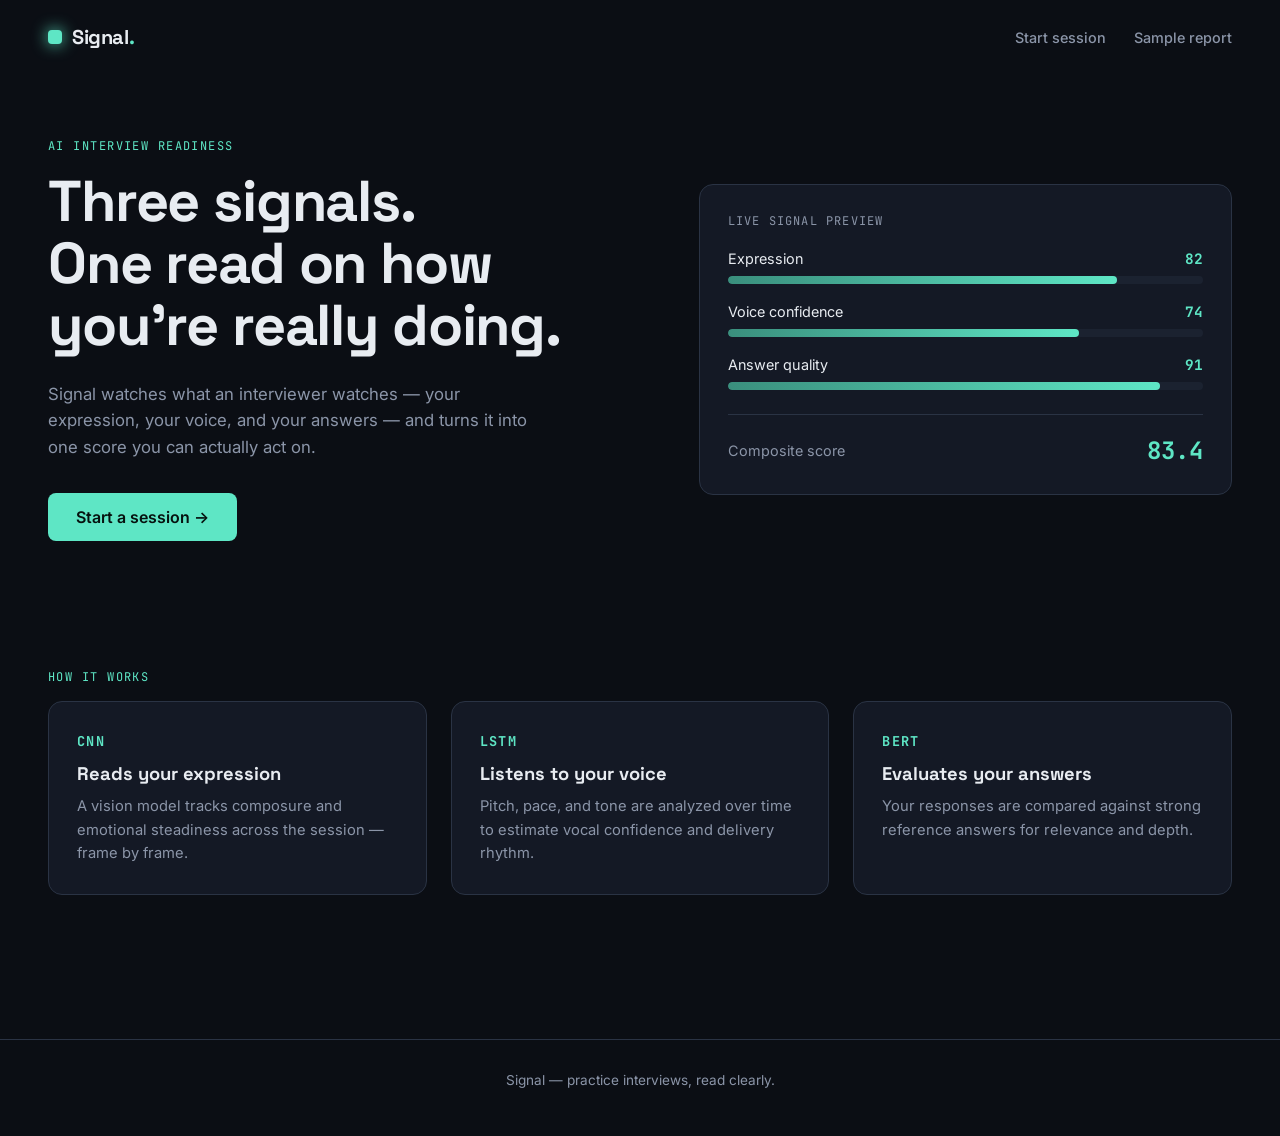
<file: index.html>
<!DOCTYPE html>
<html lang="en">
<head>
<meta charset="UTF-8">
<meta name="viewport" content="width=device-width, initial-scale=1.0">
<title>AI Interview — Practice with signal</title>
<link rel="preconnect" href="https://fonts.googleapis.com">
<link href="https://fonts.googleapis.com/css2?family=Space+Grotesk:wght@500;700&family=Inter:wght@400;500;600&family=JetBrains+Mono:wght@500;700&display=swap" rel="stylesheet">
<link rel="stylesheet" href="css/style.css">
</head>
<body>
<div class="bg-grid"></div>

<header class="topbar">
  <div class="brand">
    <span class="brand-mark"></span>
    <span class="brand-name">Signal<span class="accent">.</span></span>
  </div>
  <nav class="topnav">
    <a href="interview.html">Start session</a>
    <a href="report.html">Sample report</a>
  </nav>
</header>

<main class="hero">
  <div class="hero-copy">
    <p class="eyebrow">AI interview readiness</p>
    <h1>Three signals.<br>One read on how<br>you're really doing.</h1>
    <p class="lede">
      Signal watches what an interviewer watches — your expression, your voice,
      and your answers — and turns it into one score you can actually act on.
    </p>
    <a class="cta" href="interview.html">Start a session →</a>
  </div>

  <div class="hero-panel">
    <div class="panel-label">Live signal preview</div>
    <div class="signal-strip">
      <div class="signal-row">
        <div class="signal-meta">
          <span class="signal-name">Expression</span>
          <span class="signal-value mono">82</span>
        </div>
        <div class="signal-track"><div class="signal-fill" data-fill="82" style="--w:82%"></div></div>
      </div>
      <div class="signal-row">
        <div class="signal-meta">
          <span class="signal-name">Voice confidence</span>
          <span class="signal-value mono">74</span>
        </div>
        <div class="signal-track"><div class="signal-fill" data-fill="74" style="--w:74%"></div></div>
      </div>
      <div class="signal-row">
        <div class="signal-meta">
          <span class="signal-name">Answer quality</span>
          <span class="signal-value mono">91</span>
        </div>
        <div class="signal-track"><div class="signal-fill" data-fill="91" style="--w:91%"></div></div>
      </div>
    </div>
    <div class="panel-footer">
      <span>Composite score</span>
      <span class="mono big-score">83.4</span>
    </div>
  </div>
</main>

<section class="how">
  <p class="eyebrow">How it works</p>
  <div class="how-grid">
    <div class="how-card">
      <span class="how-num mono">CNN</span>
      <h3>Reads your expression</h3>
      <p>A vision model tracks composure and emotional steadiness across the session — frame by frame.</p>
    </div>
    <div class="how-card">
      <span class="how-num mono">LSTM</span>
      <h3>Listens to your voice</h3>
      <p>Pitch, pace, and tone are analyzed over time to estimate vocal confidence and delivery rhythm.</p>
    </div>
    <div class="how-card">
      <span class="how-num mono">BERT</span>
      <h3>Evaluates your answers</h3>
      <p>Your responses are compared against strong reference answers for relevance and depth.</p>
    </div>
  </div>
</section>

<footer class="footer">
  <span>Signal — practice interviews, read clearly.</span>
</footer>

<script src="js/animate.js"></script>
</body>
</html>
</file>
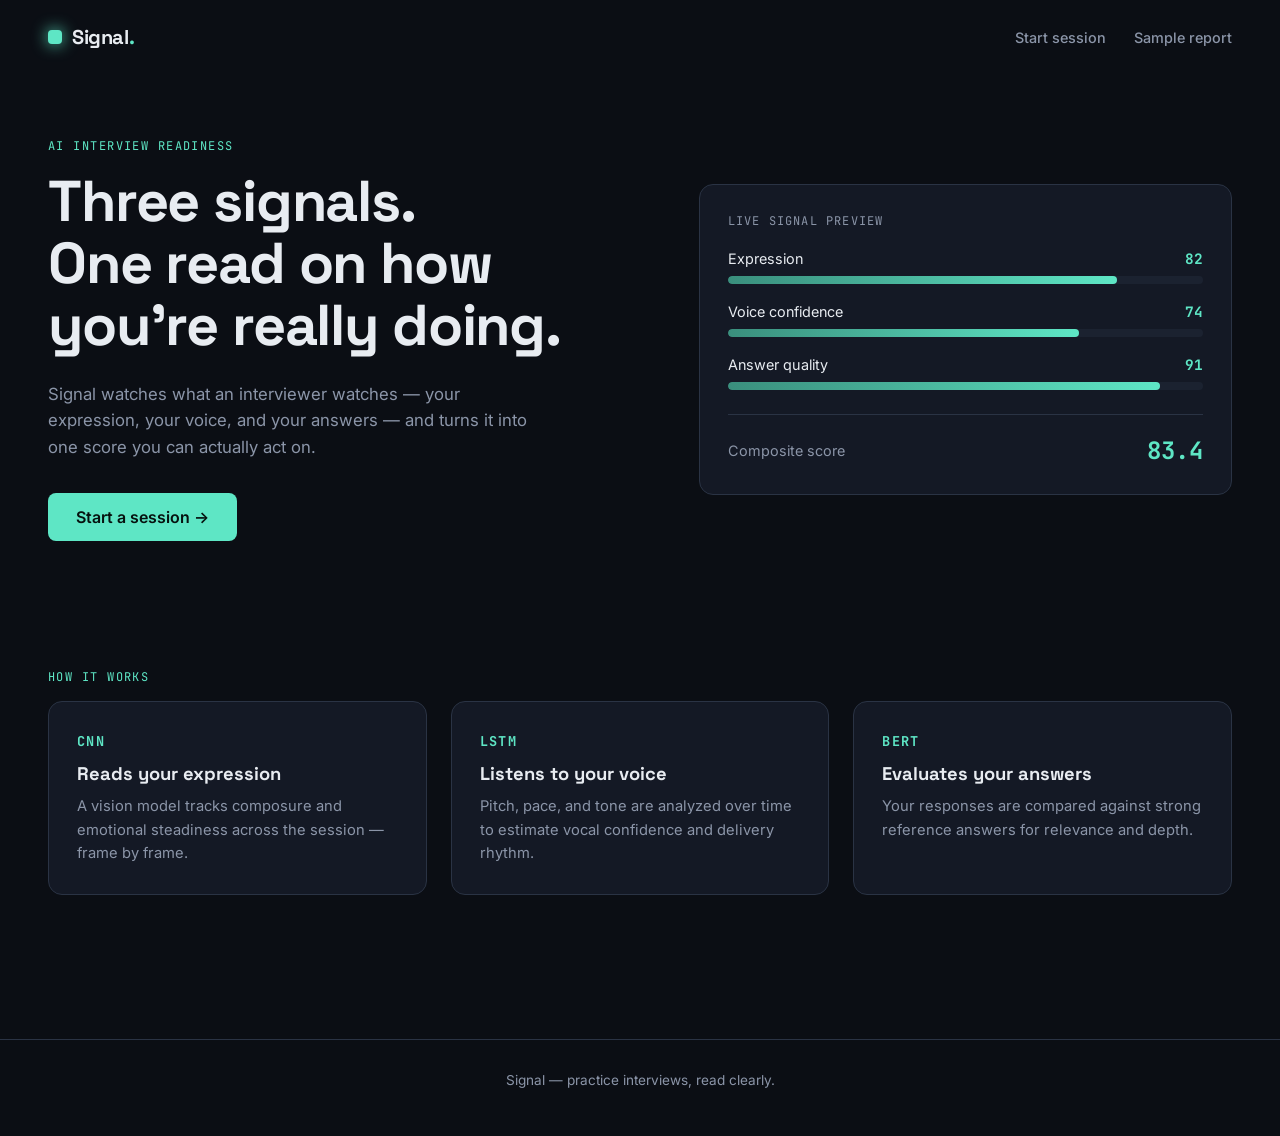
<file: frontend/index.html>
<!DOCTYPE html>
<html lang="en">
<head>
<meta charset="UTF-8">
<meta name="viewport" content="width=device-width, initial-scale=1.0">
<title>AI Interview — Practice with signal</title>
<link rel="preconnect" href="https://fonts.googleapis.com">
<link href="https://fonts.googleapis.com/css2?family=Space+Grotesk:wght@500;700&family=Inter:wght@400;500;600&family=JetBrains+Mono:wght@500;700&display=swap" rel="stylesheet">
<link rel="stylesheet" href="css/style.css">
</head>
<body>
<div class="bg-grid"></div>

<header class="topbar">
  <div class="brand">
    <span class="brand-mark"></span>
    <span class="brand-name">Signal<span class="accent">.</span></span>
  </div>
  <nav class="topnav">
    <a href="interview.html">Start session</a>
    <a href="report.html">Sample report</a>
  </nav>
</header>

<main class="hero">
  <div class="hero-copy">
    <p class="eyebrow">AI interview readiness</p>
    <h1>Three signals.<br>One read on how<br>you're really doing.</h1>
    <p class="lede">
      Signal watches what an interviewer watches — your expression, your voice,
      and your answers — and turns it into one score you can actually act on.
    </p>
    <a class="cta" href="interview.html">Start a session →</a>
  </div>

  <div class="hero-panel">
    <div class="panel-label">Live signal preview</div>
    <div class="signal-strip">
      <div class="signal-row">
        <div class="signal-meta">
          <span class="signal-name">Expression</span>
          <span class="signal-value mono">82</span>
        </div>
        <div class="signal-track"><div class="signal-fill" data-fill="82" style="--w:82%"></div></div>
      </div>
      <div class="signal-row">
        <div class="signal-meta">
          <span class="signal-name">Voice confidence</span>
          <span class="signal-value mono">74</span>
        </div>
        <div class="signal-track"><div class="signal-fill" data-fill="74" style="--w:74%"></div></div>
      </div>
      <div class="signal-row">
        <div class="signal-meta">
          <span class="signal-name">Answer quality</span>
          <span class="signal-value mono">91</span>
        </div>
        <div class="signal-track"><div class="signal-fill" data-fill="91" style="--w:91%"></div></div>
      </div>
    </div>
    <div class="panel-footer">
      <span>Composite score</span>
      <span class="mono big-score">83.4</span>
    </div>
  </div>
</main>

<section class="how">
  <p class="eyebrow">How it works</p>
  <div class="how-grid">
    <div class="how-card">
      <span class="how-num mono">CNN</span>
      <h3>Reads your expression</h3>
      <p>A vision model tracks composure and emotional steadiness across the session — frame by frame.</p>
    </div>
    <div class="how-card">
      <span class="how-num mono">LSTM</span>
      <h3>Listens to your voice</h3>
      <p>Pitch, pace, and tone are analyzed over time to estimate vocal confidence and delivery rhythm.</p>
    </div>
    <div class="how-card">
      <span class="how-num mono">BERT</span>
      <h3>Evaluates your answers</h3>
      <p>Your responses are compared against strong reference answers for relevance and depth.</p>
    </div>
  </div>
</section>

<footer class="footer">
  <span>Signal — practice interviews, read clearly.</span>
</footer>

<script src="js/animate.js"></script>
</body>
</html>
</file>
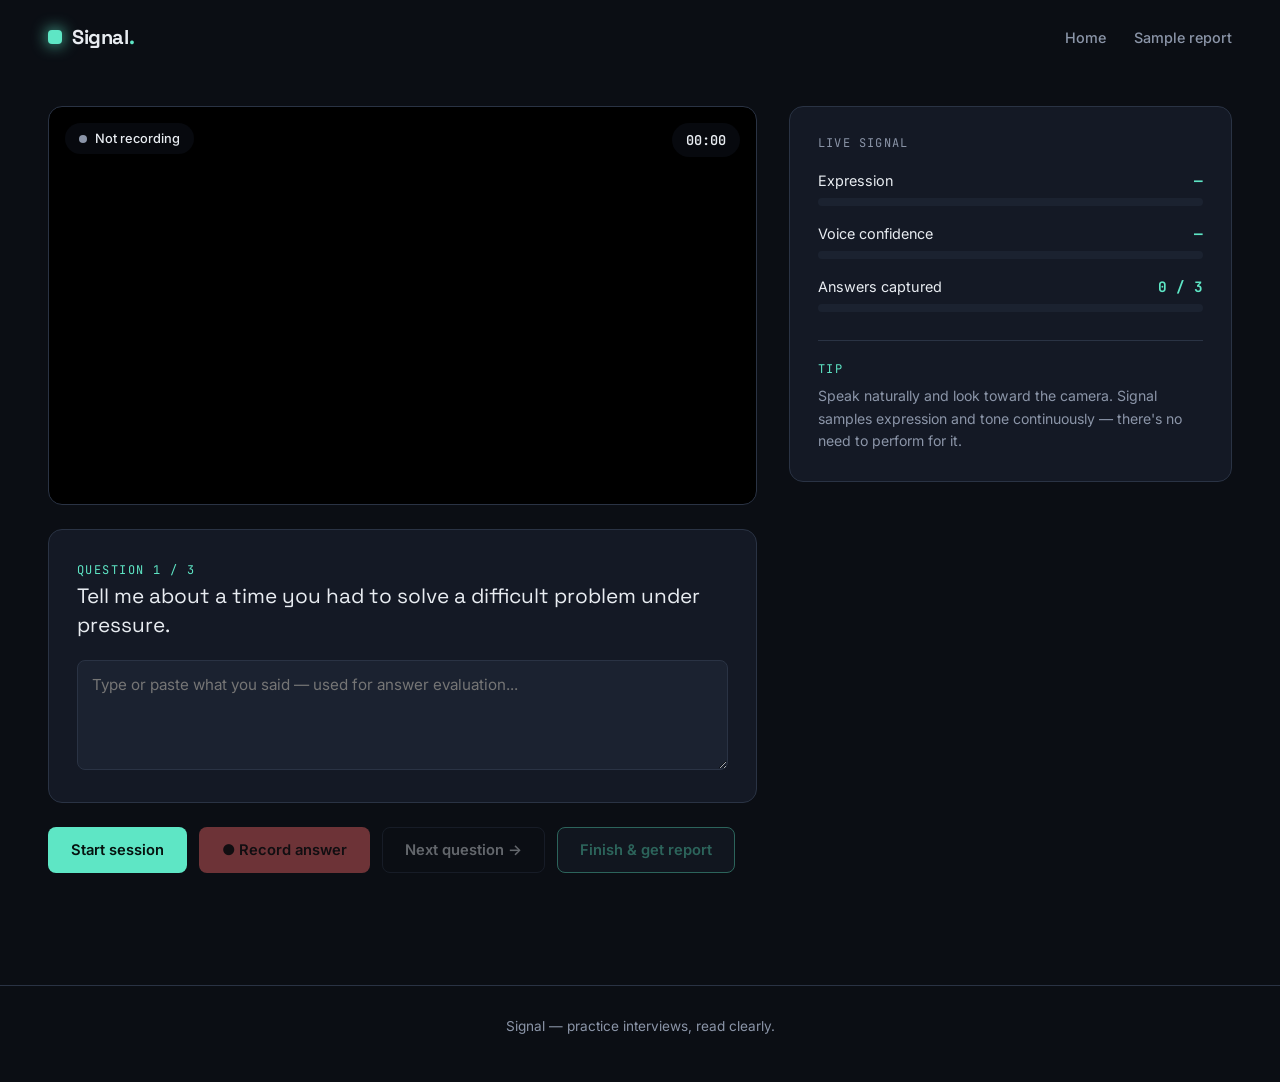
<file: interview.html>
<!DOCTYPE html>
<html lang="en">
<head>
<meta charset="UTF-8">
<meta name="viewport" content="width=device-width, initial-scale=1.0">
<title>Signal — Session</title>
<link rel="preconnect" href="https://fonts.googleapis.com">
<link href="https://fonts.googleapis.com/css2?family=Space+Grotesk:wght@500;700&family=Inter:wght@400;500;600&family=JetBrains+Mono:wght@500;700&display=swap" rel="stylesheet">
<link rel="stylesheet" href="css/style.css">
</head>
<body>
<div class="bg-grid"></div>

<header class="topbar">
  <div class="brand">
    <span class="brand-mark"></span>
    <span class="brand-name">Signal<span class="accent">.</span></span>
  </div>
  <nav class="topnav">
    <a href="index.html">Home</a>
    <a href="report.html">Sample report</a>
  </nav>
</header>

<main class="session">

  <section class="session-main">
    <div class="video-frame">
      <video id="preview" autoplay muted playsinline></video>
      <div class="rec-indicator" id="recIndicator">
        <span class="rec-dot"></span>
        <span id="recLabel">Not recording</span>
      </div>
      <div class="timer mono" id="timer">00:00</div>
    </div>

    <div class="question-card">
      <div class="question-head">
        <span class="eyebrow">Question <span id="qIndex" class="mono">1</span> / <span id="qTotal" class="mono">3</span></span>
      </div>
      <p class="question-text" id="questionText">
        Tell me about a time you had to solve a difficult problem under pressure.
      </p>
      <textarea id="answerText" class="answer-input" placeholder="Type or paste what you said — used for answer evaluation..."></textarea>
    </div>

    <div class="controls">
      <button id="startBtn" class="btn btn-primary">Start session</button>
      <button id="recordBtn" class="btn btn-record" disabled>● Record answer</button>
      <button id="nextBtn" class="btn btn-ghost" disabled>Next question →</button>
      <button id="finishBtn" class="btn btn-finish" disabled>Finish & get report</button>
    </div>
  </section>

  <aside class="session-side">
    <div class="panel-label">Live signal</div>
    <div class="signal-strip">
      <div class="signal-row">
        <div class="signal-meta">
          <span class="signal-name">Expression</span>
          <span class="signal-value mono" id="liveEmotion">—</span>
        </div>
        <div class="signal-track"><div class="signal-fill" id="fillEmotion" style="--w:0%"></div></div>
      </div>
      <div class="signal-row">
        <div class="signal-meta">
          <span class="signal-name">Voice confidence</span>
          <span class="signal-value mono" id="liveVoice">—</span>
        </div>
        <div class="signal-track"><div class="signal-fill" id="fillVoice" style="--w:0%"></div></div>
      </div>
      <div class="signal-row">
        <div class="signal-meta">
          <span class="signal-name">Answers captured</span>
          <span class="signal-value mono" id="liveAnswers">0 / 3</span>
        </div>
        <div class="signal-track"><div class="signal-fill" id="fillAnswers" style="--w:0%"></div></div>
      </div>
    </div>

    <div class="side-note">
      <p class="eyebrow">Tip</p>
      <p>Speak naturally and look toward the camera. Signal samples expression and tone continuously — there's no need to perform for it.</p>
    </div>
  </aside>

</main>

<footer class="footer">
  <span>Signal — practice interviews, read clearly.</span>
</footer>

<script src="js/interview.js"></script>
</body>
</html>
</file>
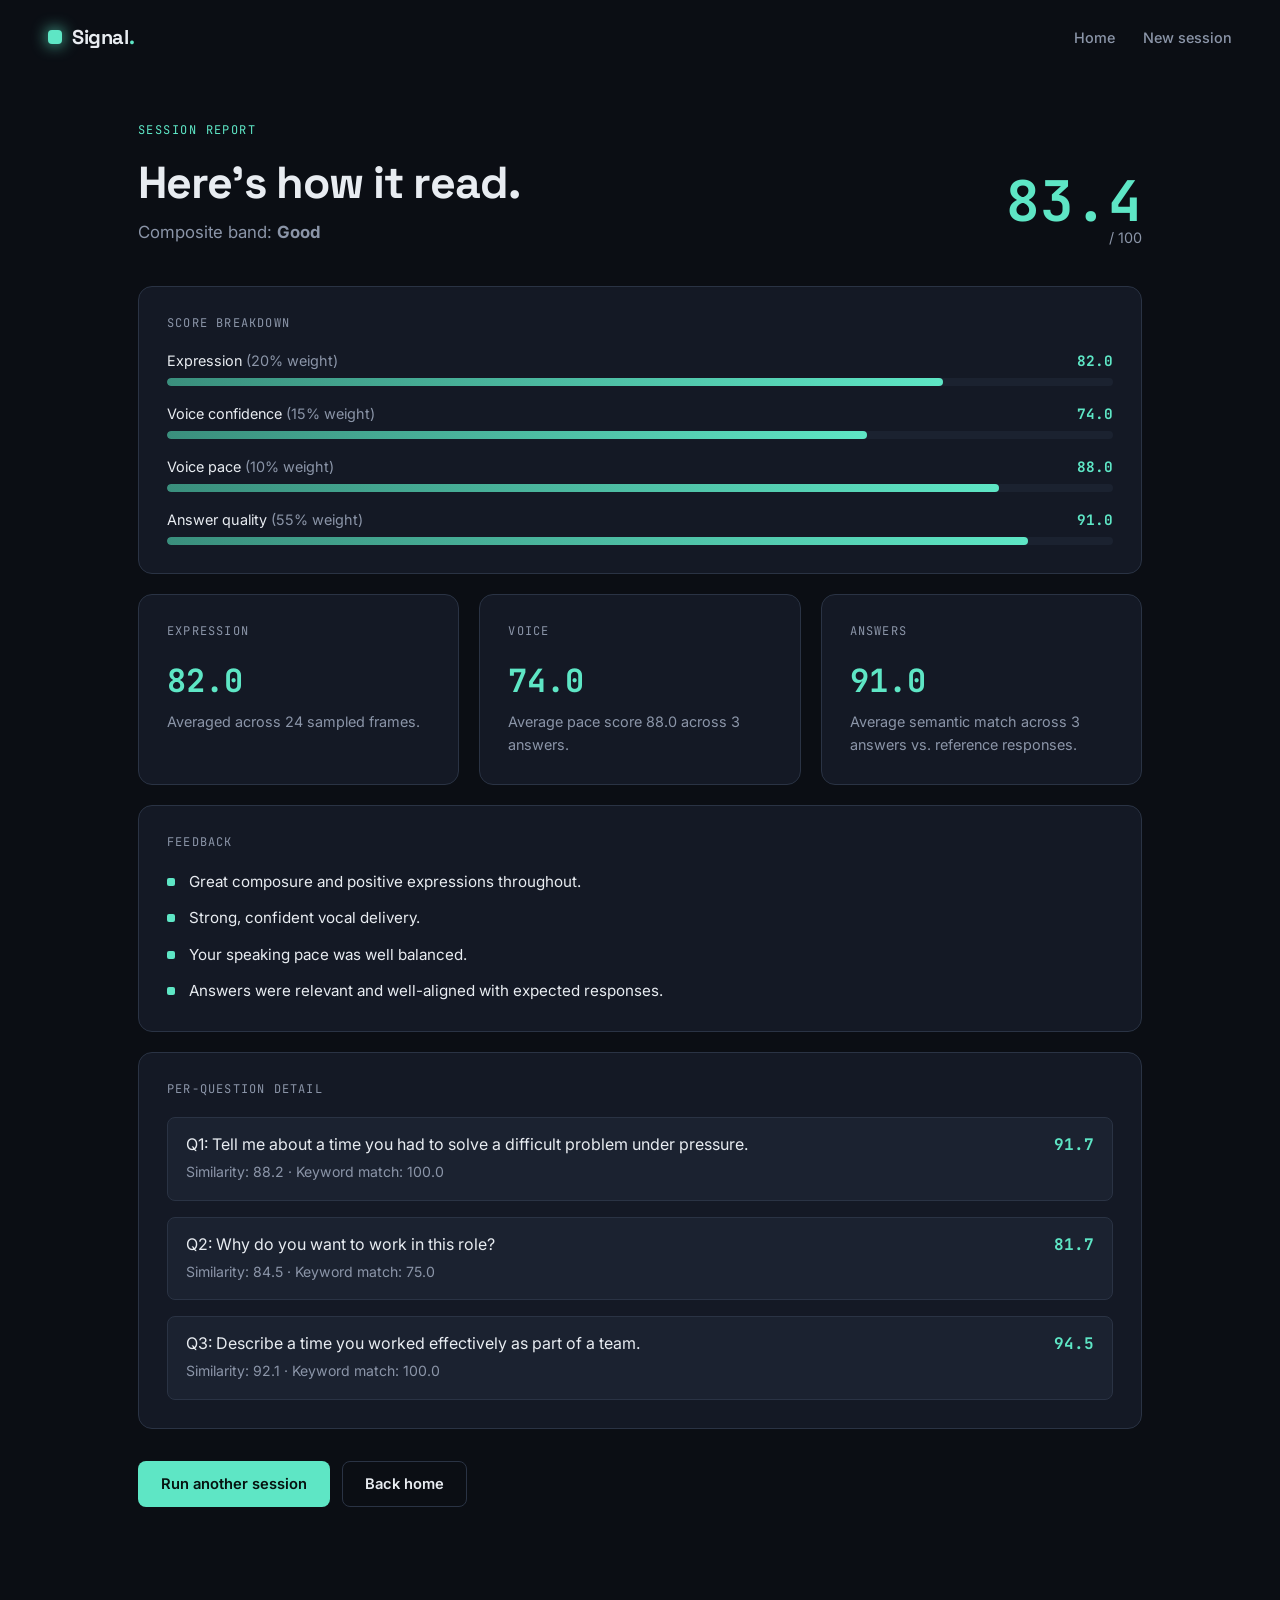
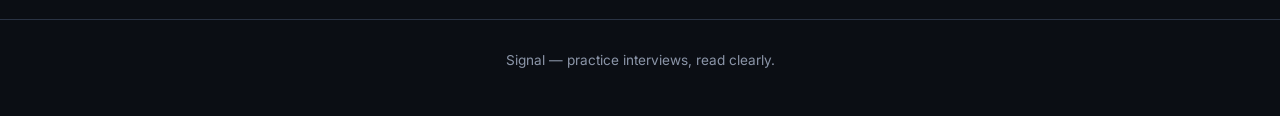
<file: report.html>
<!DOCTYPE html>
<html lang="en">
<head>
<meta charset="UTF-8">
<meta name="viewport" content="width=device-width, initial-scale=1.0">
<title>Signal — Report</title>
<link rel="preconnect" href="https://fonts.googleapis.com">
<link href="https://fonts.googleapis.com/css2?family=Space+Grotesk:wght@500;700&family=Inter:wght@400;500;600&family=JetBrains+Mono:wght@500;700&display=swap" rel="stylesheet">
<link rel="stylesheet" href="css/style.css">
</head>
<body>
<div class="bg-grid"></div>

<header class="topbar">
  <div class="brand">
    <span class="brand-mark"></span>
    <span class="brand-name">Signal<span class="accent">.</span></span>
  </div>
  <nav class="topnav">
    <a href="index.html">Home</a>
    <a href="interview.html">New session</a>
  </nav>
</header>

<main class="report">

  <section class="report-hero">
    <div>
      <p class="eyebrow">Session report</p>
      <h1>Here's how it read.</h1>
      <p class="lede" id="bandText">Composite band: <strong>Good</strong></p>
    </div>
    <div class="score-dial">
      <div class="score-dial-value mono" id="finalScore">83.4</div>
      <div class="score-dial-label">/ 100</div>
    </div>
  </section>

  <section class="report-grid">

    <div class="report-card wide">
      <div class="panel-label">Score breakdown</div>
      <div class="signal-strip" id="breakdownStrip">
        <!-- filled by JS -->
      </div>
    </div>

    <div class="report-card">
      <div class="panel-label">Expression</div>
      <p class="report-stat mono" id="emotionStat">—</p>
      <p class="report-detail" id="emotionDetail">No data loaded.</p>
    </div>

    <div class="report-card">
      <div class="panel-label">Voice</div>
      <p class="report-stat mono" id="voiceStat">—</p>
      <p class="report-detail" id="voiceDetail">No data loaded.</p>
    </div>

    <div class="report-card">
      <div class="panel-label">Answers</div>
      <p class="report-stat mono" id="answerStat">—</p>
      <p class="report-detail" id="answerDetail">No data loaded.</p>
    </div>

    <div class="report-card wide">
      <div class="panel-label">Feedback</div>
      <ul class="feedback-list" id="feedbackList">
        <li>Run a session to see personalized feedback here.</li>
      </ul>
    </div>

    <div class="report-card wide">
      <div class="panel-label">Per-question detail</div>
      <div id="questionDetails" class="qa-list">
        <p class="report-detail">No question data loaded.</p>
      </div>
    </div>

  </section>

  <div class="controls" style="margin-top: 32px;">
    <a href="interview.html" class="btn btn-primary">Run another session</a>
    <a href="index.html" class="btn btn-ghost">Back home</a>
  </div>

</main>

<footer class="footer">
  <span>Signal — practice interviews, read clearly.</span>
</footer>

<script src="js/report.js"></script>
</body>
</html>
</file>
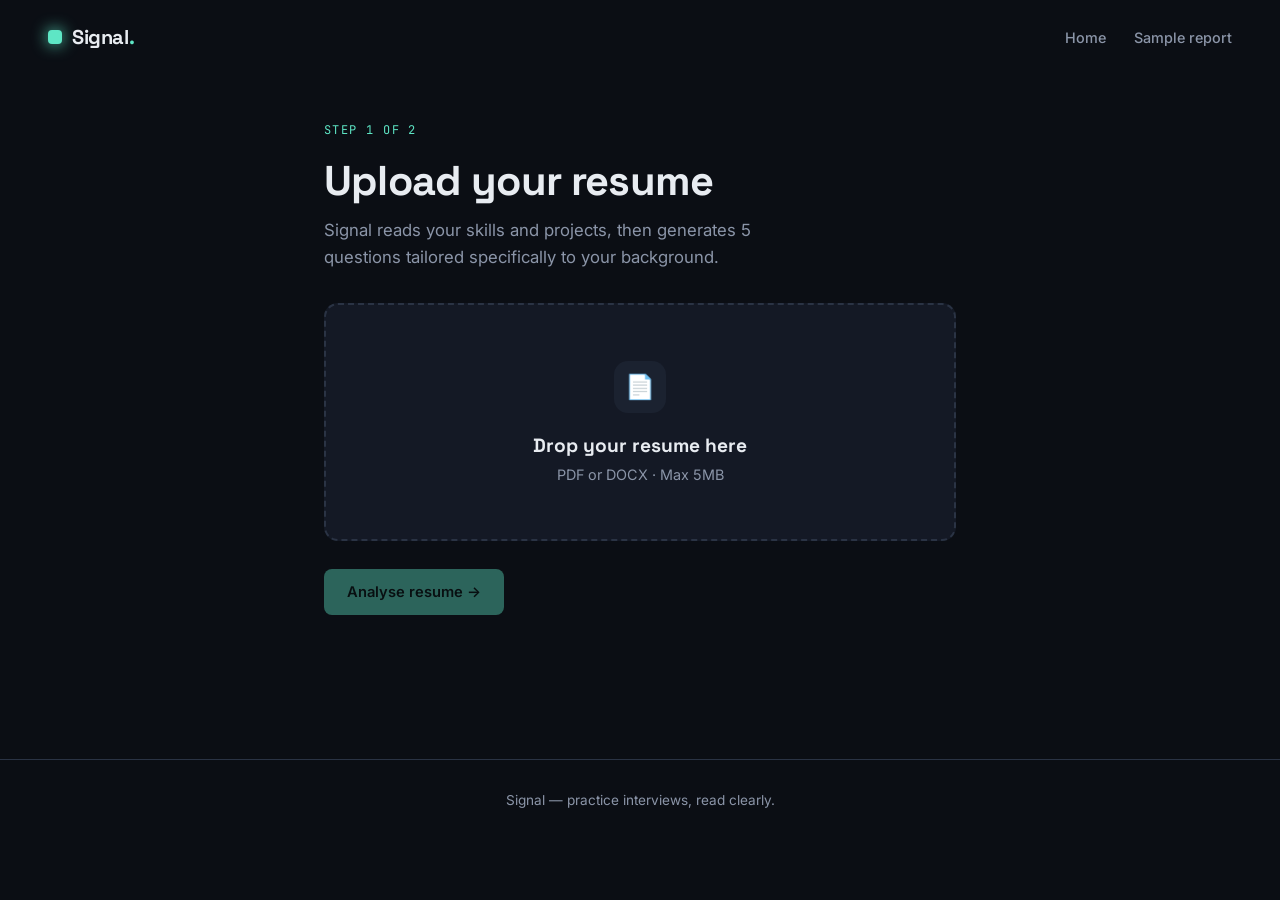
<file: resume.html>
<!DOCTYPE html>
<html lang="en">
<head>
<meta charset="UTF-8">
<meta name="viewport" content="width=device-width, initial-scale=1.0">
<title>Signal — Upload Resume</title>
<link rel="preconnect" href="https://fonts.googleapis.com">
<link href="https://fonts.googleapis.com/css2?family=Space+Grotesk:wght@500;700&family=Inter:wght@400;500;600&family=JetBrains+Mono:wght@500;700&display=swap" rel="stylesheet">
<link rel="stylesheet" href="css/style.css">
<style>
  /* ── Resume page specific ── */
  .resume-page {
    max-width: 680px;
    margin: 0 auto;
    padding: 48px 24px 96px;
  }

  .upload-zone {
    background: var(--panel);
    border: 2px dashed var(--border);
    border-radius: var(--radius);
    padding: 56px 32px;
    text-align: center;
    cursor: pointer;
    transition: border-color 0.2s ease, background 0.2s ease;
    position: relative;
  }

  .upload-zone:hover,
  .upload-zone.drag-over {
    border-color: var(--accent);
    background: rgba(94, 230, 197, 0.04);
  }

  .upload-zone input[type="file"] {
    position: absolute;
    inset: 0;
    opacity: 0;
    cursor: pointer;
    width: 100%;
    height: 100%;
  }

  .upload-icon {
    width: 52px;
    height: 52px;
    margin: 0 auto 20px;
    background: var(--panel-2);
    border-radius: 14px;
    display: flex;
    align-items: center;
    justify-content: center;
    font-size: 1.5rem;
  }

  .upload-zone h3 {
    font-family: var(--font-display);
    font-size: 1.2rem;
    margin: 0 0 8px;
  }

  .upload-zone p {
    color: var(--muted);
    font-size: 0.9rem;
    margin: 0;
  }

  .file-selected {
    display: none;
    background: var(--panel);
    border: 1px solid var(--accent);
    border-radius: var(--radius);
    padding: 20px 24px;
    margin-top: 16px;
    align-items: center;
    gap: 16px;
  }

  .file-selected.visible { display: flex; }

  .file-icon {
    width: 40px;
    height: 40px;
    background: rgba(94, 230, 197, 0.1);
    border-radius: 10px;
    display: flex;
    align-items: center;
    justify-content: center;
    font-size: 1.2rem;
    flex-shrink: 0;
  }

  .file-info { flex: 1; min-width: 0; }

  .file-name {
    font-weight: 600;
    font-size: 0.95rem;
    white-space: nowrap;
    overflow: hidden;
    text-overflow: ellipsis;
  }

  .file-size {
    color: var(--muted);
    font-size: 0.82rem;
    margin-top: 2px;
  }

  .remove-file {
    background: none;
    border: none;
    color: var(--muted);
    cursor: pointer;
    font-size: 1.1rem;
    padding: 4px;
    transition: color 0.2s ease;
  }

  .remove-file:hover { color: var(--alert); }

  .status-card {
    display: none;
    background: var(--panel);
    border: 1px solid var(--border);
    border-radius: var(--radius);
    padding: 28px;
    margin-top: 24px;
    text-align: center;
  }

  .status-card.visible { display: block; }

  .spinner {
    width: 36px;
    height: 36px;
    border: 3px solid var(--border);
    border-top-color: var(--accent);
    border-radius: 50%;
    margin: 0 auto 16px;
    animation: spin 0.8s linear infinite;
  }

  @keyframes spin { to { transform: rotate(360deg); } }

  .status-text {
    font-size: 0.95rem;
    color: var(--muted);
  }

  .status-text strong { color: var(--text); }

  .questions-preview {
    display: none;
    margin-top: 24px;
  }

  .questions-preview.visible { display: block; }

  .q-item {
    background: var(--panel);
    border: 1px solid var(--border);
    border-radius: var(--radius-sm);
    padding: 16px 18px;
    margin-bottom: 10px;
    display: flex;
    gap: 14px;
    align-items: flex-start;
  }

  .q-num {
    font-family: var(--font-mono);
    font-size: 0.8rem;
    color: var(--accent);
    font-weight: 700;
    padding-top: 2px;
    flex-shrink: 0;
  }

  .q-text {
    font-size: 0.95rem;
    line-height: 1.5;
  }

  .error-box {
    display: none;
    background: rgba(255, 107, 107, 0.08);
    border: 1px solid var(--alert);
    border-radius: var(--radius-sm);
    padding: 16px 18px;
    margin-top: 16px;
    color: var(--alert);
    font-size: 0.9rem;
  }

  .error-box.visible { display: block; }

  .key-tags {
    display: flex;
    flex-wrap: wrap;
    gap: 6px;
    margin-top: 6px;
  }

  .key-tag {
    font-family: var(--font-mono);
    font-size: 0.72rem;
    background: rgba(94, 230, 197, 0.08);
    color: var(--accent);
    border: 1px solid rgba(94, 230, 197, 0.2);
    border-radius: 4px;
    padding: 2px 8px;
  }
</style>
</head>
<body>
<div class="bg-grid"></div>

<header class="topbar">
  <div class="brand">
    <span class="brand-mark"></span>
    <span class="brand-name">Signal<span class="accent">.</span></span>
  </div>
  <nav class="topnav">
    <a href="index.html">Home</a>
    <a href="report.html">Sample report</a>
  </nav>
</header>

<main class="resume-page">
  <p class="eyebrow">Step 1 of 2</p>
  <h1 style="font-family:var(--font-display);font-size:clamp(1.8rem,4vw,2.6rem);margin:0 0 10px;letter-spacing:-0.02em;">
    Upload your resume
  </h1>
  <p class="lede" style="margin-bottom:32px;">
    Signal reads your skills and projects, then generates 5 questions tailored specifically to your background.
  </p>

  <!-- Upload zone -->
  <div class="upload-zone" id="uploadZone">
    <input type="file" id="fileInput" accept=".pdf,.docx,.doc">
    <div class="upload-icon">📄</div>
    <h3>Drop your resume here</h3>
    <p>PDF or DOCX · Max 5MB</p>
  </div>

  <!-- Selected file display -->
  <div class="file-selected" id="fileSelected">
    <div class="file-icon">📎</div>
    <div class="file-info">
      <div class="file-name" id="fileName">—</div>
      <div class="file-size" id="fileSize">—</div>
    </div>
    <button class="remove-file" id="removeFile" title="Remove">✕</button>
  </div>

  <!-- Error box -->
  <div class="error-box" id="errorBox"></div>

  <!-- Processing status -->
  <div class="status-card" id="statusCard">
    <div class="spinner"></div>
    <p class="status-text" id="statusText">
      <strong>Reading resume…</strong><br>Extracting your skills and experience.
    </p>
  </div>

  <!-- Generated questions preview -->
  <div class="questions-preview" id="questionsPreview">
    <div class="panel-label" style="margin-bottom:14px;">Your 5 interview questions</div>
    <div id="questionsList"></div>
  </div>

  <!-- CTA -->
  <div class="controls" style="margin-top:28px;">
    <button class="btn btn-primary" id="analyseBtn" disabled>
      Analyse resume →
    </button>
    <button class="btn btn-finish" id="startInterviewBtn" style="display:none;">
      Start interview →
    </button>
  </div>
</main>

<footer class="footer">
  <span>Signal — practice interviews, read clearly.</span>
</footer>

<script>
const API_BASE = "http://localhost:8000";

const fileInput       = document.getElementById("fileInput");
const uploadZone      = document.getElementById("uploadZone");
const fileSelected    = document.getElementById("fileSelected");
const fileName        = document.getElementById("fileName");
const fileSize        = document.getElementById("fileSize");
const removeFile      = document.getElementById("removeFile");
const analyseBtn      = document.getElementById("analyseBtn");
const startInterviewBtn = document.getElementById("startInterviewBtn");
const statusCard      = document.getElementById("statusCard");
const statusText      = document.getElementById("statusText");
const questionsPreview = document.getElementById("questionsPreview");
const questionsList   = document.getElementById("questionsList");
const errorBox        = document.getElementById("errorBox");

let selectedFile = null;

function formatBytes(bytes) {
  if (bytes < 1024) return bytes + " B";
  if (bytes < 1024 * 1024) return (bytes / 1024).toFixed(1) + " KB";
  return (bytes / (1024 * 1024)).toFixed(1) + " MB";
}

function showError(msg) {
  errorBox.textContent = msg;
  errorBox.classList.add("visible");
  statusCard.classList.remove("visible");
}

function clearError() {
  errorBox.classList.remove("visible");
}

function setFile(file) {
  if (!file) return;
  const ext = file.name.split(".").pop().toLowerCase();
  if (!["pdf", "docx", "doc"].includes(ext)) {
    showError("Please upload a PDF or DOCX file.");
    return;
  }
  if (file.size > 5 * 1024 * 1024) {
    showError("File too large. Maximum size is 5MB.");
    return;
  }
  clearError();
  selectedFile = file;
  fileName.textContent = file.name;
  fileSize.textContent = formatBytes(file.size);
  fileSelected.classList.add("visible");
  analyseBtn.disabled = false;

  // reset previous results
  questionsPreview.classList.remove("visible");
  startInterviewBtn.style.display = "none";
  analyseBtn.style.display = "";
}

// file input change
fileInput.addEventListener("change", () => {
  if (fileInput.files[0]) setFile(fileInput.files[0]);
});

// drag & drop
uploadZone.addEventListener("dragover", (e) => {
  e.preventDefault();
  uploadZone.classList.add("drag-over");
});
uploadZone.addEventListener("dragleave", () => uploadZone.classList.remove("drag-over"));
uploadZone.addEventListener("drop", (e) => {
  e.preventDefault();
  uploadZone.classList.remove("drag-over");
  if (e.dataTransfer.files[0]) setFile(e.dataTransfer.files[0]);
});

// remove file
removeFile.addEventListener("click", () => {
  selectedFile = null;
  fileInput.value = "";
  fileSelected.classList.remove("visible");
  analyseBtn.disabled = true;
  questionsPreview.classList.remove("visible");
  startInterviewBtn.style.display = "none";
  analyseBtn.style.display = "";
  clearError();
});

// analyse
analyseBtn.addEventListener("click", async () => {
  if (!selectedFile) return;

  analyseBtn.disabled = true;
  clearError();
  statusCard.classList.add("visible");
  statusText.innerHTML = "<strong>Reading resume…</strong><br>Extracting your skills and experience.";

  setTimeout(() => {
    statusText.innerHTML = "<strong>Generating questions…</strong><br>Claude is tailoring 5 questions to your background.";
  }, 2000);

  const formData = new FormData();
  formData.append("file", selectedFile);

  try {
    const res = await fetch(`${API_BASE}/resume/upload`, {
      method: "POST",
      body: formData,
    });

    if (!res.ok) {
      const err = await res.json().catch(() => ({}));
      throw new Error(err.detail || `Server error ${res.status}`);
    }

    const data = await res.json();
    statusCard.classList.remove("visible");

    // render questions
    questionsList.innerHTML = data.questions.map((q, i) => `
      <div class="q-item">
        <span class="q-num">Q${i + 1}</span>
        <div>
          <div class="q-text">${q.question}</div>
          <div class="key-tags">
            ${(q.keywords || []).map(k => `<span class="key-tag">${k}</span>`).join("")}
          </div>
        </div>
      </div>
    `).join("");

    questionsPreview.classList.add("visible");

    // store questions for interview page
    sessionStorage.setItem("signal_questions", JSON.stringify(data.questions));

    // swap buttons
    analyseBtn.style.display = "none";
    startInterviewBtn.style.display = "";

  } catch (err) {
    showError("Could not generate questions: " + err.message);
    analyseBtn.disabled = false;
  }
});

// go to interview
startInterviewBtn.addEventListener("click", () => {
  window.location.href = "interview.html";
});
</script>
</body>
</html>
</file>
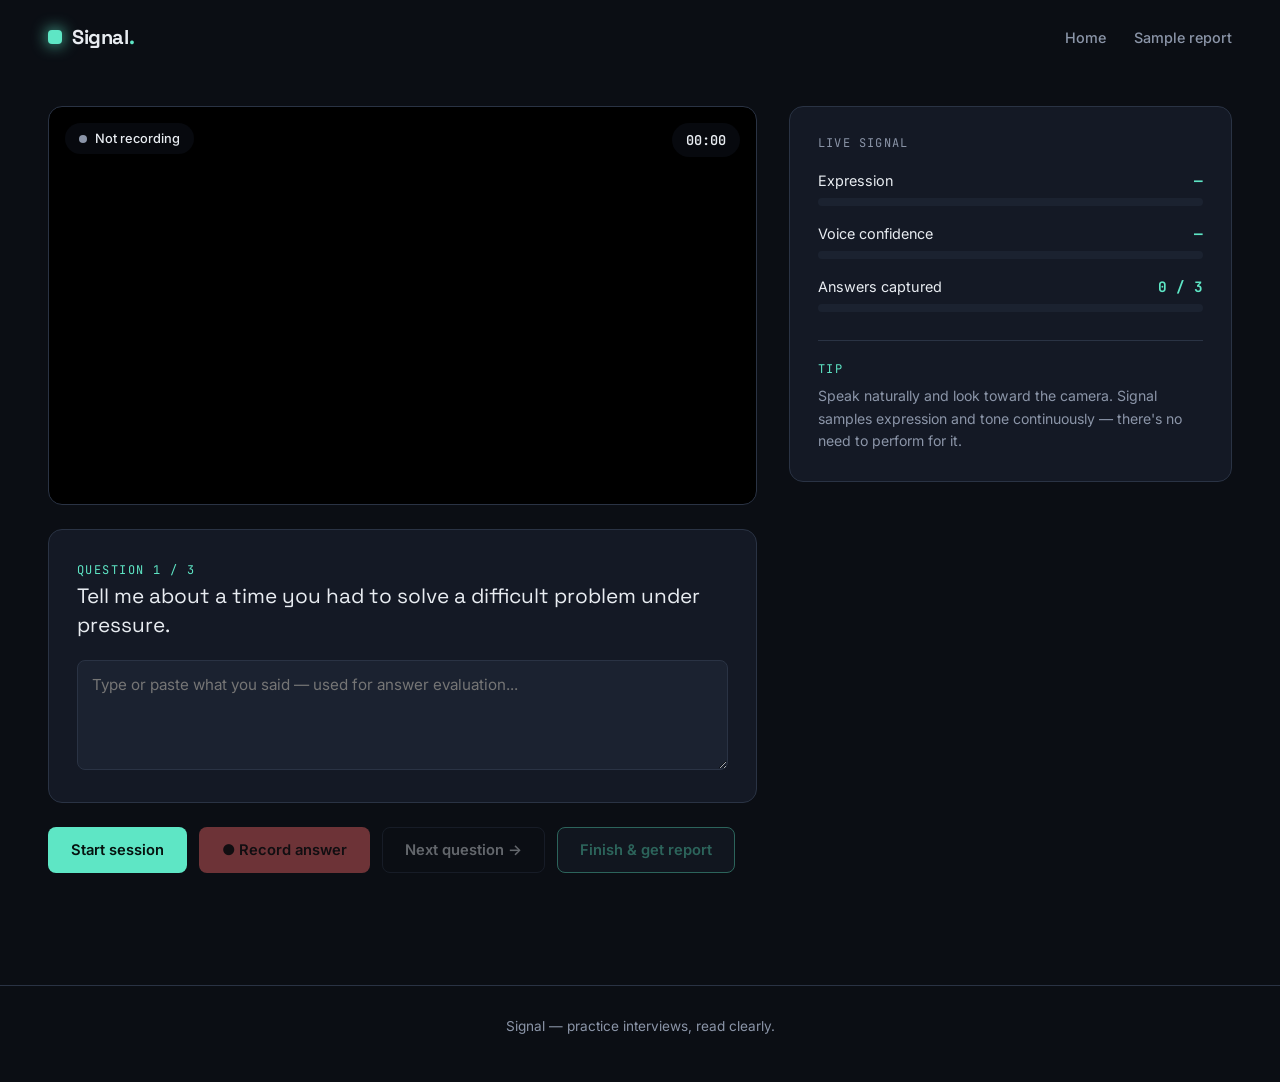
<file: frontend/interview.html>
<!DOCTYPE html>
<html lang="en">
<head>
<meta charset="UTF-8">
<meta name="viewport" content="width=device-width, initial-scale=1.0">
<title>Signal — Session</title>
<link rel="preconnect" href="https://fonts.googleapis.com">
<link href="https://fonts.googleapis.com/css2?family=Space+Grotesk:wght@500;700&family=Inter:wght@400;500;600&family=JetBrains+Mono:wght@500;700&display=swap" rel="stylesheet">
<link rel="stylesheet" href="css/style.css">
</head>
<body>
<div class="bg-grid"></div>

<header class="topbar">
  <div class="brand">
    <span class="brand-mark"></span>
    <span class="brand-name">Signal<span class="accent">.</span></span>
  </div>
  <nav class="topnav">
    <a href="index.html">Home</a>
    <a href="report.html">Sample report</a>
  </nav>
</header>

<main class="session">

  <section class="session-main">
    <div class="video-frame">
      <video id="preview" autoplay muted playsinline></video>
      <div class="rec-indicator" id="recIndicator">
        <span class="rec-dot"></span>
        <span id="recLabel">Not recording</span>
      </div>
      <div class="timer mono" id="timer">00:00</div>
    </div>

    <div class="question-card">
      <div class="question-head">
        <span class="eyebrow">Question <span id="qIndex" class="mono">1</span> / <span id="qTotal" class="mono">3</span></span>
      </div>
      <p class="question-text" id="questionText">
        Tell me about a time you had to solve a difficult problem under pressure.
      </p>
      <textarea id="answerText" class="answer-input" placeholder="Type or paste what you said — used for answer evaluation..."></textarea>
    </div>

    <div class="controls">
      <button id="startBtn" class="btn btn-primary">Start session</button>
      <button id="recordBtn" class="btn btn-record" disabled>● Record answer</button>
      <button id="nextBtn" class="btn btn-ghost" disabled>Next question →</button>
      <button id="finishBtn" class="btn btn-finish" disabled>Finish & get report</button>
    </div>
  </section>

  <aside class="session-side">
    <div class="panel-label">Live signal</div>
    <div class="signal-strip">
      <div class="signal-row">
        <div class="signal-meta">
          <span class="signal-name">Expression</span>
          <span class="signal-value mono" id="liveEmotion">—</span>
        </div>
        <div class="signal-track"><div class="signal-fill" id="fillEmotion" style="--w:0%"></div></div>
      </div>
      <div class="signal-row">
        <div class="signal-meta">
          <span class="signal-name">Voice confidence</span>
          <span class="signal-value mono" id="liveVoice">—</span>
        </div>
        <div class="signal-track"><div class="signal-fill" id="fillVoice" style="--w:0%"></div></div>
      </div>
      <div class="signal-row">
        <div class="signal-meta">
          <span class="signal-name">Answers captured</span>
          <span class="signal-value mono" id="liveAnswers">0 / 3</span>
        </div>
        <div class="signal-track"><div class="signal-fill" id="fillAnswers" style="--w:0%"></div></div>
      </div>
    </div>

    <div class="side-note">
      <p class="eyebrow">Tip</p>
      <p>Speak naturally and look toward the camera. Signal samples expression and tone continuously — there's no need to perform for it.</p>
    </div>
  </aside>

</main>

<footer class="footer">
  <span>Signal — practice interviews, read clearly.</span>
</footer>

<script src="js/interview.js"></script>
</body>
</html>
</file>
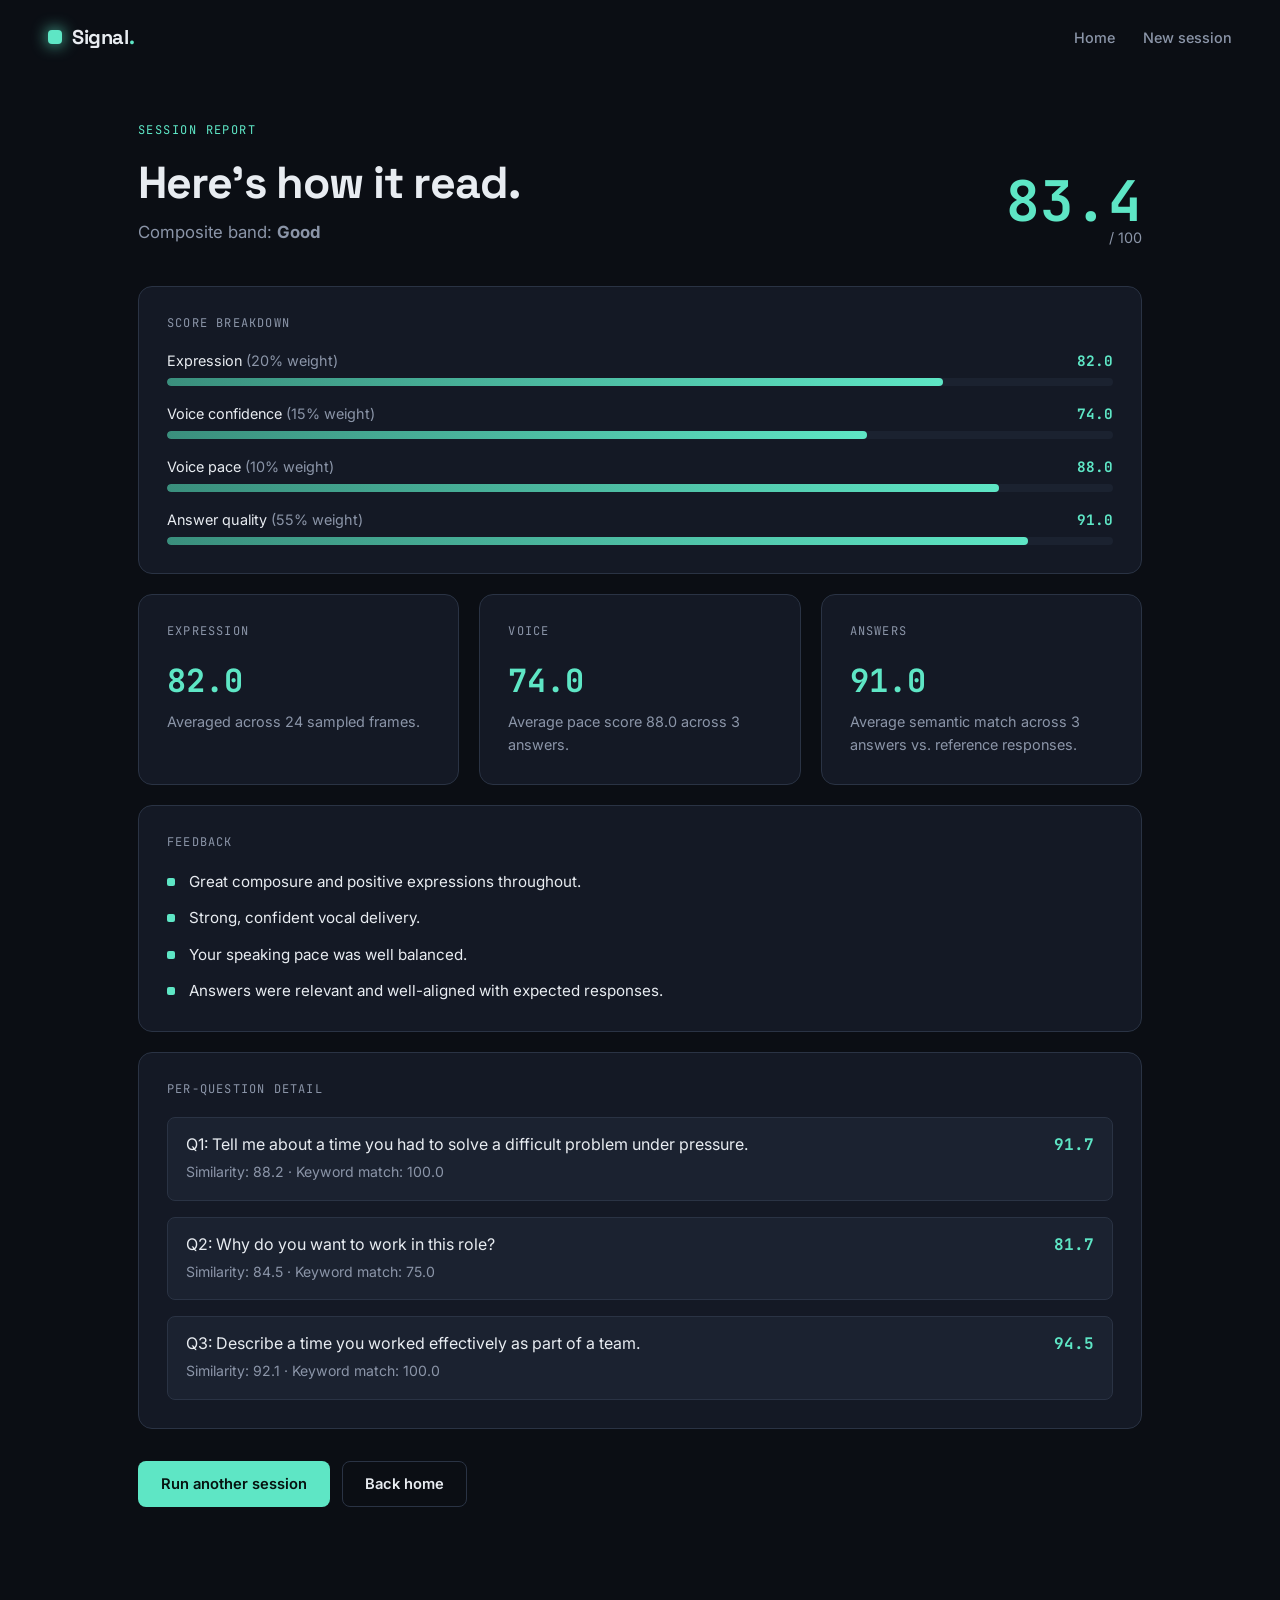
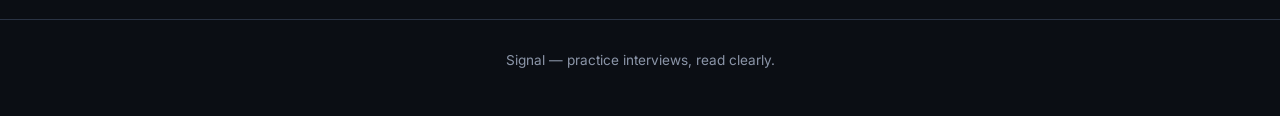
<file: frontend/report.html>
<!DOCTYPE html>
<html lang="en">
<head>
<meta charset="UTF-8">
<meta name="viewport" content="width=device-width, initial-scale=1.0">
<title>Signal — Report</title>
<link rel="preconnect" href="https://fonts.googleapis.com">
<link href="https://fonts.googleapis.com/css2?family=Space+Grotesk:wght@500;700&family=Inter:wght@400;500;600&family=JetBrains+Mono:wght@500;700&display=swap" rel="stylesheet">
<link rel="stylesheet" href="css/style.css">
</head>
<body>
<div class="bg-grid"></div>

<header class="topbar">
  <div class="brand">
    <span class="brand-mark"></span>
    <span class="brand-name">Signal<span class="accent">.</span></span>
  </div>
  <nav class="topnav">
    <a href="index.html">Home</a>
    <a href="interview.html">New session</a>
  </nav>
</header>

<main class="report">

  <section class="report-hero">
    <div>
      <p class="eyebrow">Session report</p>
      <h1>Here's how it read.</h1>
      <p class="lede" id="bandText">Composite band: <strong>Good</strong></p>
    </div>
    <div class="score-dial">
      <div class="score-dial-value mono" id="finalScore">83.4</div>
      <div class="score-dial-label">/ 100</div>
    </div>
  </section>

  <section class="report-grid">

    <div class="report-card wide">
      <div class="panel-label">Score breakdown</div>
      <div class="signal-strip" id="breakdownStrip">
        <!-- filled by JS -->
      </div>
    </div>

    <div class="report-card">
      <div class="panel-label">Expression</div>
      <p class="report-stat mono" id="emotionStat">—</p>
      <p class="report-detail" id="emotionDetail">No data loaded.</p>
    </div>

    <div class="report-card">
      <div class="panel-label">Voice</div>
      <p class="report-stat mono" id="voiceStat">—</p>
      <p class="report-detail" id="voiceDetail">No data loaded.</p>
    </div>

    <div class="report-card">
      <div class="panel-label">Answers</div>
      <p class="report-stat mono" id="answerStat">—</p>
      <p class="report-detail" id="answerDetail">No data loaded.</p>
    </div>

    <div class="report-card wide">
      <div class="panel-label">Feedback</div>
      <ul class="feedback-list" id="feedbackList">
        <li>Run a session to see personalized feedback here.</li>
      </ul>
    </div>

    <div class="report-card wide">
      <div class="panel-label">Per-question detail</div>
      <div id="questionDetails" class="qa-list">
        <p class="report-detail">No question data loaded.</p>
      </div>
    </div>

  </section>

  <div class="controls" style="margin-top: 32px;">
    <a href="interview.html" class="btn btn-primary">Run another session</a>
    <a href="index.html" class="btn btn-ghost">Back home</a>
  </div>

</main>

<footer class="footer">
  <span>Signal — practice interviews, read clearly.</span>
</footer>

<script src="js/report.js"></script>
</body>
</html>
</file>
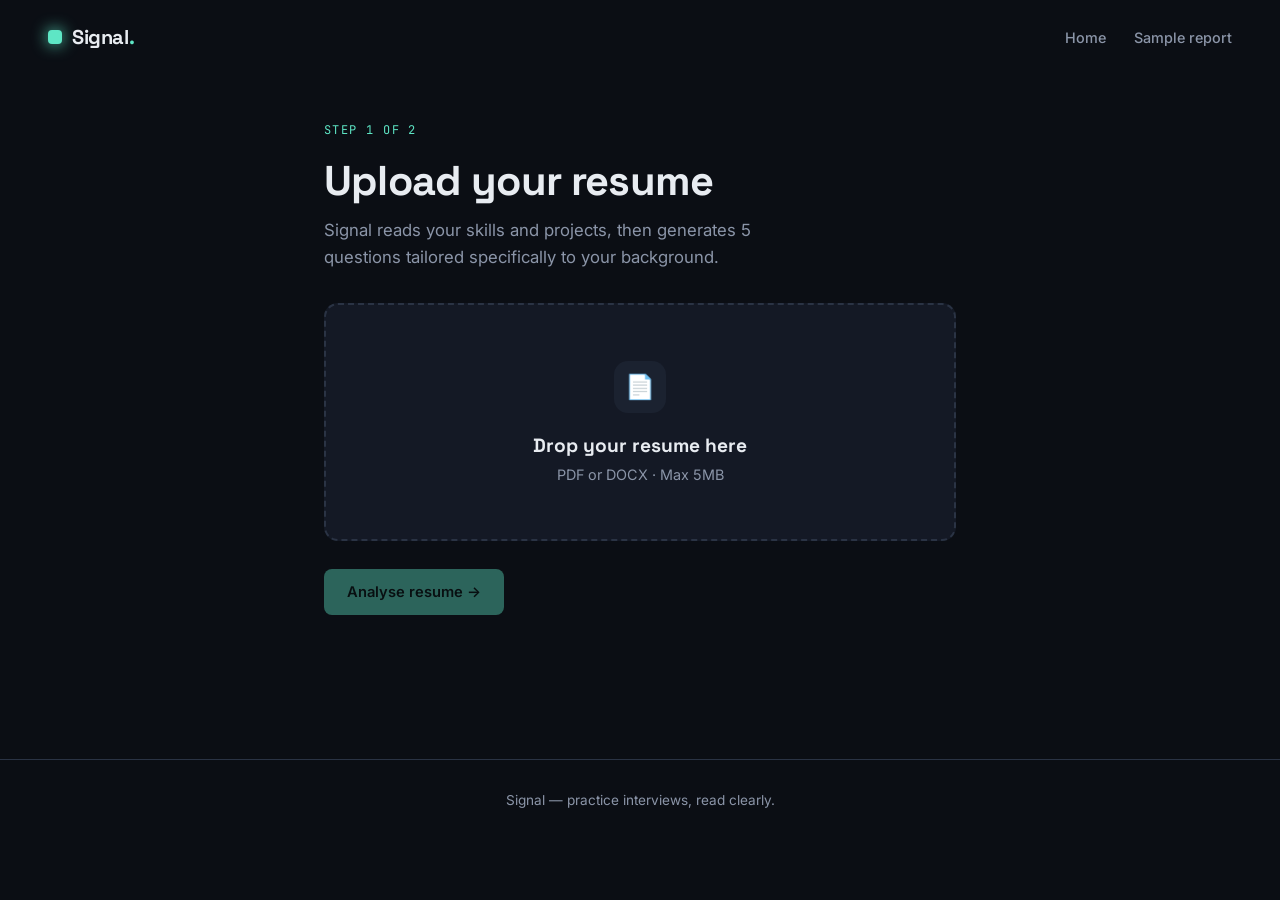
<file: frontend/resume.html>
<!DOCTYPE html>
<html lang="en">
<head>
<meta charset="UTF-8">
<meta name="viewport" content="width=device-width, initial-scale=1.0">
<title>Signal — Upload Resume</title>
<link rel="preconnect" href="https://fonts.googleapis.com">
<link href="https://fonts.googleapis.com/css2?family=Space+Grotesk:wght@500;700&family=Inter:wght@400;500;600&family=JetBrains+Mono:wght@500;700&display=swap" rel="stylesheet">
<link rel="stylesheet" href="css/style.css">
<style>
  /* ── Resume page specific ── */
  .resume-page {
    max-width: 680px;
    margin: 0 auto;
    padding: 48px 24px 96px;
  }

  .upload-zone {
    background: var(--panel);
    border: 2px dashed var(--border);
    border-radius: var(--radius);
    padding: 56px 32px;
    text-align: center;
    cursor: pointer;
    transition: border-color 0.2s ease, background 0.2s ease;
    position: relative;
  }

  .upload-zone:hover,
  .upload-zone.drag-over {
    border-color: var(--accent);
    background: rgba(94, 230, 197, 0.04);
  }

  .upload-zone input[type="file"] {
    position: absolute;
    inset: 0;
    opacity: 0;
    cursor: pointer;
    width: 100%;
    height: 100%;
  }

  .upload-icon {
    width: 52px;
    height: 52px;
    margin: 0 auto 20px;
    background: var(--panel-2);
    border-radius: 14px;
    display: flex;
    align-items: center;
    justify-content: center;
    font-size: 1.5rem;
  }

  .upload-zone h3 {
    font-family: var(--font-display);
    font-size: 1.2rem;
    margin: 0 0 8px;
  }

  .upload-zone p {
    color: var(--muted);
    font-size: 0.9rem;
    margin: 0;
  }

  .file-selected {
    display: none;
    background: var(--panel);
    border: 1px solid var(--accent);
    border-radius: var(--radius);
    padding: 20px 24px;
    margin-top: 16px;
    align-items: center;
    gap: 16px;
  }

  .file-selected.visible { display: flex; }

  .file-icon {
    width: 40px;
    height: 40px;
    background: rgba(94, 230, 197, 0.1);
    border-radius: 10px;
    display: flex;
    align-items: center;
    justify-content: center;
    font-size: 1.2rem;
    flex-shrink: 0;
  }

  .file-info { flex: 1; min-width: 0; }

  .file-name {
    font-weight: 600;
    font-size: 0.95rem;
    white-space: nowrap;
    overflow: hidden;
    text-overflow: ellipsis;
  }

  .file-size {
    color: var(--muted);
    font-size: 0.82rem;
    margin-top: 2px;
  }

  .remove-file {
    background: none;
    border: none;
    color: var(--muted);
    cursor: pointer;
    font-size: 1.1rem;
    padding: 4px;
    transition: color 0.2s ease;
  }

  .remove-file:hover { color: var(--alert); }

  .status-card {
    display: none;
    background: var(--panel);
    border: 1px solid var(--border);
    border-radius: var(--radius);
    padding: 28px;
    margin-top: 24px;
    text-align: center;
  }

  .status-card.visible { display: block; }

  .spinner {
    width: 36px;
    height: 36px;
    border: 3px solid var(--border);
    border-top-color: var(--accent);
    border-radius: 50%;
    margin: 0 auto 16px;
    animation: spin 0.8s linear infinite;
  }

  @keyframes spin { to { transform: rotate(360deg); } }

  .status-text {
    font-size: 0.95rem;
    color: var(--muted);
  }

  .status-text strong { color: var(--text); }

  .questions-preview {
    display: none;
    margin-top: 24px;
  }

  .questions-preview.visible { display: block; }

  .q-item {
    background: var(--panel);
    border: 1px solid var(--border);
    border-radius: var(--radius-sm);
    padding: 16px 18px;
    margin-bottom: 10px;
    display: flex;
    gap: 14px;
    align-items: flex-start;
  }

  .q-num {
    font-family: var(--font-mono);
    font-size: 0.8rem;
    color: var(--accent);
    font-weight: 700;
    padding-top: 2px;
    flex-shrink: 0;
  }

  .q-text {
    font-size: 0.95rem;
    line-height: 1.5;
  }

  .error-box {
    display: none;
    background: rgba(255, 107, 107, 0.08);
    border: 1px solid var(--alert);
    border-radius: var(--radius-sm);
    padding: 16px 18px;
    margin-top: 16px;
    color: var(--alert);
    font-size: 0.9rem;
  }

  .error-box.visible { display: block; }

  .key-tags {
    display: flex;
    flex-wrap: wrap;
    gap: 6px;
    margin-top: 6px;
  }

  .key-tag {
    font-family: var(--font-mono);
    font-size: 0.72rem;
    background: rgba(94, 230, 197, 0.08);
    color: var(--accent);
    border: 1px solid rgba(94, 230, 197, 0.2);
    border-radius: 4px;
    padding: 2px 8px;
  }
</style>
</head>
<body>
<div class="bg-grid"></div>

<header class="topbar">
  <div class="brand">
    <span class="brand-mark"></span>
    <span class="brand-name">Signal<span class="accent">.</span></span>
  </div>
  <nav class="topnav">
    <a href="index.html">Home</a>
    <a href="report.html">Sample report</a>
  </nav>
</header>

<main class="resume-page">
  <p class="eyebrow">Step 1 of 2</p>
  <h1 style="font-family:var(--font-display);font-size:clamp(1.8rem,4vw,2.6rem);margin:0 0 10px;letter-spacing:-0.02em;">
    Upload your resume
  </h1>
  <p class="lede" style="margin-bottom:32px;">
    Signal reads your skills and projects, then generates 5 questions tailored specifically to your background.
  </p>

  <!-- Upload zone -->
  <div class="upload-zone" id="uploadZone">
    <input type="file" id="fileInput" accept=".pdf,.docx,.doc">
    <div class="upload-icon">📄</div>
    <h3>Drop your resume here</h3>
    <p>PDF or DOCX · Max 5MB</p>
  </div>

  <!-- Selected file display -->
  <div class="file-selected" id="fileSelected">
    <div class="file-icon">📎</div>
    <div class="file-info">
      <div class="file-name" id="fileName">—</div>
      <div class="file-size" id="fileSize">—</div>
    </div>
    <button class="remove-file" id="removeFile" title="Remove">✕</button>
  </div>

  <!-- Error box -->
  <div class="error-box" id="errorBox"></div>

  <!-- Processing status -->
  <div class="status-card" id="statusCard">
    <div class="spinner"></div>
    <p class="status-text" id="statusText">
      <strong>Reading resume…</strong><br>Extracting your skills and experience.
    </p>
  </div>

  <!-- Generated questions preview -->
  <div class="questions-preview" id="questionsPreview">
    <div class="panel-label" style="margin-bottom:14px;">Your 5 interview questions</div>
    <div id="questionsList"></div>
  </div>

  <!-- CTA -->
  <div class="controls" style="margin-top:28px;">
    <button class="btn btn-primary" id="analyseBtn" disabled>
      Analyse resume →
    </button>
    <button class="btn btn-finish" id="startInterviewBtn" style="display:none;">
      Start interview →
    </button>
  </div>
</main>

<footer class="footer">
  <span>Signal — practice interviews, read clearly.</span>
</footer>

<script>
const API_BASE = "http://localhost:8000";

const fileInput       = document.getElementById("fileInput");
const uploadZone      = document.getElementById("uploadZone");
const fileSelected    = document.getElementById("fileSelected");
const fileName        = document.getElementById("fileName");
const fileSize        = document.getElementById("fileSize");
const removeFile      = document.getElementById("removeFile");
const analyseBtn      = document.getElementById("analyseBtn");
const startInterviewBtn = document.getElementById("startInterviewBtn");
const statusCard      = document.getElementById("statusCard");
const statusText      = document.getElementById("statusText");
const questionsPreview = document.getElementById("questionsPreview");
const questionsList   = document.getElementById("questionsList");
const errorBox        = document.getElementById("errorBox");

let selectedFile = null;

function formatBytes(bytes) {
  if (bytes < 1024) return bytes + " B";
  if (bytes < 1024 * 1024) return (bytes / 1024).toFixed(1) + " KB";
  return (bytes / (1024 * 1024)).toFixed(1) + " MB";
}

function showError(msg) {
  errorBox.textContent = msg;
  errorBox.classList.add("visible");
  statusCard.classList.remove("visible");
}

function clearError() {
  errorBox.classList.remove("visible");
}

function setFile(file) {
  if (!file) return;
  const ext = file.name.split(".").pop().toLowerCase();
  if (!["pdf", "docx", "doc"].includes(ext)) {
    showError("Please upload a PDF or DOCX file.");
    return;
  }
  if (file.size > 5 * 1024 * 1024) {
    showError("File too large. Maximum size is 5MB.");
    return;
  }
  clearError();
  selectedFile = file;
  fileName.textContent = file.name;
  fileSize.textContent = formatBytes(file.size);
  fileSelected.classList.add("visible");
  analyseBtn.disabled = false;

  // reset previous results
  questionsPreview.classList.remove("visible");
  startInterviewBtn.style.display = "none";
  analyseBtn.style.display = "";
}

// file input change
fileInput.addEventListener("change", () => {
  if (fileInput.files[0]) setFile(fileInput.files[0]);
});

// drag & drop
uploadZone.addEventListener("dragover", (e) => {
  e.preventDefault();
  uploadZone.classList.add("drag-over");
});
uploadZone.addEventListener("dragleave", () => uploadZone.classList.remove("drag-over"));
uploadZone.addEventListener("drop", (e) => {
  e.preventDefault();
  uploadZone.classList.remove("drag-over");
  if (e.dataTransfer.files[0]) setFile(e.dataTransfer.files[0]);
});

// remove file
removeFile.addEventListener("click", () => {
  selectedFile = null;
  fileInput.value = "";
  fileSelected.classList.remove("visible");
  analyseBtn.disabled = true;
  questionsPreview.classList.remove("visible");
  startInterviewBtn.style.display = "none";
  analyseBtn.style.display = "";
  clearError();
});

// analyse
analyseBtn.addEventListener("click", async () => {
  if (!selectedFile) return;

  analyseBtn.disabled = true;
  clearError();
  statusCard.classList.add("visible");
  statusText.innerHTML = "<strong>Reading resume…</strong><br>Extracting your skills and experience.";

  setTimeout(() => {
    statusText.innerHTML = "<strong>Generating questions…</strong><br>Claude is tailoring 5 questions to your background.";
  }, 2000);

  const formData = new FormData();
  formData.append("file", selectedFile);

  try {
    const res = await fetch(`${API_BASE}/resume/upload`, {
      method: "POST",
      body: formData,
    });

    if (!res.ok) {
      const err = await res.json().catch(() => ({}));
      throw new Error(err.detail || `Server error ${res.status}`);
    }

    const data = await res.json();
    statusCard.classList.remove("visible");

    // render questions
    questionsList.innerHTML = data.questions.map((q, i) => `
      <div class="q-item">
        <span class="q-num">Q${i + 1}</span>
        <div>
          <div class="q-text">${q.question}</div>
          <div class="key-tags">
            ${(q.keywords || []).map(k => `<span class="key-tag">${k}</span>`).join("")}
          </div>
        </div>
      </div>
    `).join("");

    questionsPreview.classList.add("visible");

    // store questions for interview page
    sessionStorage.setItem("signal_questions", JSON.stringify(data.questions));

    // swap buttons
    analyseBtn.style.display = "none";
    startInterviewBtn.style.display = "";

  } catch (err) {
    showError("Could not generate questions: " + err.message);
    analyseBtn.disabled = false;
  }
});

// go to interview
startInterviewBtn.addEventListener("click", () => {
  window.location.href = "interview.html";
});
</script>
</body>
</html>
</file>
<file: css/style.css>
/* ================= TOKENS ================= */
:root {
  --bg: #0B0E14;
  --panel: #141925;
  --panel-2: #1B2230;
  --border: #2A3344;
  --text: #E8ECF1;
  --muted: #8B95A8;
  --accent: #5EE6C5;
  --accent-dim: #3A8F7D;
  --alert: #FF6B6B;

  --font-display: "Space Grotesk", sans-serif;
  --font-body: "Inter", sans-serif;
  --font-mono: "JetBrains Mono", monospace;

  --radius: 14px;
  --radius-sm: 8px;
}

* { box-sizing: border-box; }

html, body {
  margin: 0;
  padding: 0;
  background: var(--bg);
  color: var(--text);
  font-family: var(--font-body);
  -webkit-font-smoothing: antialiased;
}

.mono { font-family: var(--font-mono); }

.accent { color: var(--accent); }

/* ================= BACKGROUND ================= */
.bg-grid {
  position: fixed;
  inset: 0;
  z-index: -1;
  background-image:
    linear-gradient(rgba(255,255,255,0.025) 1px, transparent 1px),
    linear-gradient(90deg, rgba(255,255,255,0.025) 1px, transparent 1px);
  background-size: 48px 48px;
  mask-image: radial-gradient(ellipse 80% 60% at 50% 0%, black 40%, transparent 100%);
}

/* ================= TOPBAR ================= */
.topbar {
  display: flex;
  justify-content: space-between;
  align-items: center;
  padding: 24px 48px;
}

.brand {
  display: flex;
  align-items: center;
  gap: 10px;
}

.brand-mark {
  width: 14px;
  height: 14px;
  border-radius: 4px;
  background: var(--accent);
  box-shadow: 0 0 16px var(--accent);
}

.brand-name {
  font-family: var(--font-display);
  font-weight: 700;
  font-size: 1.25rem;
  letter-spacing: -0.02em;
}

.topnav {
  display: flex;
  gap: 28px;
}

.topnav a {
  color: var(--muted);
  text-decoration: none;
  font-size: 0.9rem;
  font-weight: 500;
  transition: color 0.2s ease;
}

.topnav a:hover, .topnav a:focus-visible {
  color: var(--text);
}

/* ================= HERO ================= */
.hero {
  display: grid;
  grid-template-columns: 1.1fr 1fr;
  gap: 64px;
  padding: 64px 48px 96px;
  max-width: 1280px;
  margin: 0 auto;
  align-items: center;
}

.eyebrow {
  font-family: var(--font-mono);
  font-size: 0.75rem;
  letter-spacing: 0.12em;
  text-transform: uppercase;
  color: var(--accent);
  margin: 0 0 16px;
}

.hero-copy h1 {
  font-family: var(--font-display);
  font-size: clamp(2.4rem, 5vw, 3.6rem);
  line-height: 1.08;
  letter-spacing: -0.02em;
  margin: 0 0 24px;
}

.lede {
  color: var(--muted);
  font-size: 1.05rem;
  line-height: 1.6;
  max-width: 480px;
  margin: 0 0 32px;
}

.cta {
  display: inline-block;
  background: var(--accent);
  color: #06120F;
  font-weight: 600;
  text-decoration: none;
  padding: 14px 28px;
  border-radius: var(--radius-sm);
  transition: transform 0.15s ease, box-shadow 0.15s ease;
}

.cta:hover, .cta:focus-visible {
  transform: translateY(-2px);
  box-shadow: 0 8px 24px rgba(94, 230, 197, 0.25);
}

/* ================= HERO PANEL / SIGNAL STRIP ================= */
.hero-panel, .report-card {
  background: var(--panel);
  border: 1px solid var(--border);
  border-radius: var(--radius);
  padding: 28px;
}

.panel-label {
  font-family: var(--font-mono);
  font-size: 0.75rem;
  letter-spacing: 0.1em;
  text-transform: uppercase;
  color: var(--muted);
  margin-bottom: 20px;
}

.signal-strip {
  display: flex;
  flex-direction: column;
  gap: 18px;
}

.signal-row {
  display: flex;
  flex-direction: column;
  gap: 8px;
}

.signal-meta {
  display: flex;
  justify-content: space-between;
  align-items: baseline;
  font-size: 0.9rem;
}

.signal-name { color: var(--text); }
.signal-value { color: var(--accent); font-weight: 700; }

.signal-track {
  height: 8px;
  background: var(--panel-2);
  border-radius: 4px;
  overflow: hidden;
}

.signal-fill {
  height: 100%;
  width: var(--w, 0%);
  background: linear-gradient(90deg, var(--accent-dim), var(--accent));
  border-radius: 4px;
  transition: width 1.1s cubic-bezier(0.16, 1, 0.3, 1);
}

.panel-footer {
  display: flex;
  justify-content: space-between;
  align-items: center;
  margin-top: 24px;
  padding-top: 20px;
  border-top: 1px solid var(--border);
  font-size: 0.9rem;
  color: var(--muted);
}

.big-score {
  font-size: 1.5rem;
  font-weight: 700;
  color: var(--accent);
}

/* ================= HOW IT WORKS ================= */
.how {
  padding: 32px 48px 96px;
  max-width: 1280px;
  margin: 0 auto;
}

.how-grid {
  display: grid;
  grid-template-columns: repeat(3, 1fr);
  gap: 24px;
}

.how-card {
  background: var(--panel);
  border: 1px solid var(--border);
  border-radius: var(--radius);
  padding: 28px;
}

.how-num {
  display: inline-block;
  color: var(--accent);
  font-weight: 700;
  font-size: 0.85rem;
  letter-spacing: 0.1em;
  margin-bottom: 12px;
}

.how-card h3 {
  font-family: var(--font-display);
  font-size: 1.15rem;
  margin: 0 0 10px;
}

.how-card p {
  color: var(--muted);
  font-size: 0.92rem;
  line-height: 1.6;
  margin: 0;
}

/* ================= FOOTER ================= */
.footer {
  padding: 32px 48px 48px;
  text-align: center;
  color: var(--muted);
  font-size: 0.85rem;
  border-top: 1px solid var(--border);
  margin-top: 48px;
}

/* ================= SESSION PAGE ================= */
.session {
  display: grid;
  grid-template-columns: 1.6fr 1fr;
  gap: 32px;
  padding: 32px 48px 64px;
  max-width: 1280px;
  margin: 0 auto;
  align-items: start;
}

.video-frame {
  position: relative;
  background: #000;
  border-radius: var(--radius);
  overflow: hidden;
  border: 1px solid var(--border);
  aspect-ratio: 16 / 9;
}

.video-frame video {
  width: 100%;
  height: 100%;
  object-fit: cover;
  transform: scaleX(-1); /* mirror like a mirror, not a recording */
}

.rec-indicator {
  position: absolute;
  top: 16px;
  left: 16px;
  display: flex;
  align-items: center;
  gap: 8px;
  background: rgba(11, 14, 20, 0.7);
  backdrop-filter: blur(6px);
  padding: 8px 14px;
  border-radius: 999px;
  font-size: 0.8rem;
  font-weight: 500;
}

.rec-dot {
  width: 8px;
  height: 8px;
  border-radius: 50%;
  background: var(--muted);
}

.rec-indicator.recording .rec-dot {
  background: var(--alert);
  box-shadow: 0 0 0 0 rgba(255,107,107, 0.6);
  animation: pulse 1.4s infinite;
}

@keyframes pulse {
  0% { box-shadow: 0 0 0 0 rgba(255,107,107, 0.6); }
  70% { box-shadow: 0 0 0 10px rgba(255,107,107, 0); }
  100% { box-shadow: 0 0 0 0 rgba(255,107,107, 0); }
}

.timer {
  position: absolute;
  top: 16px;
  right: 16px;
  background: rgba(11, 14, 20, 0.7);
  backdrop-filter: blur(6px);
  padding: 8px 14px;
  border-radius: 999px;
  font-size: 0.85rem;
  font-weight: 600;
}

.question-card {
  background: var(--panel);
  border: 1px solid var(--border);
  border-radius: var(--radius);
  padding: 28px;
  margin-top: 24px;
}

.question-head {
  margin-bottom: 4px;
}

.question-text {
  font-family: var(--font-display);
  font-size: 1.3rem;
  line-height: 1.4;
  margin: 0 0 20px;
}

.answer-input {
  width: 100%;
  min-height: 110px;
  background: var(--panel-2);
  border: 1px solid var(--border);
  border-radius: var(--radius-sm);
  color: var(--text);
  font-family: var(--font-body);
  font-size: 0.95rem;
  padding: 14px;
  resize: vertical;
  outline: none;
  transition: border-color 0.2s ease;
}

.answer-input:focus-visible {
  border-color: var(--accent);
}

/* ================= CONTROLS / BUTTONS ================= */
.controls {
  display: flex;
  gap: 12px;
  margin-top: 24px;
  flex-wrap: wrap;
}

.btn {
  font-family: var(--font-body);
  font-weight: 600;
  font-size: 0.92rem;
  padding: 13px 22px;
  border-radius: var(--radius-sm);
  border: 1px solid transparent;
  cursor: pointer;
  text-decoration: none;
  display: inline-flex;
  align-items: center;
  transition: transform 0.15s ease, opacity 0.15s ease, box-shadow 0.15s ease;
}

.btn:disabled {
  opacity: 0.4;
  cursor: not-allowed;
}

.btn:not(:disabled):hover, .btn:not(:disabled):focus-visible {
  transform: translateY(-2px);
}

.btn-primary {
  background: var(--accent);
  color: #06120F;
}

.btn-primary:not(:disabled):hover {
  box-shadow: 0 8px 24px rgba(94, 230, 197, 0.25);
}

.btn-record {
  background: var(--alert);
  color: #1A0E0E;
}

.btn-record:not(:disabled):hover {
  box-shadow: 0 8px 24px rgba(255, 107, 107, 0.25);
}

.btn-ghost {
  background: transparent;
  border-color: var(--border);
  color: var(--text);
}

.btn-ghost:not(:disabled):hover {
  border-color: var(--accent);
  color: var(--accent);
}

.btn-finish {
  background: var(--panel-2);
  border-color: var(--accent);
  color: var(--accent);
}

/* ================= SESSION SIDE ================= */
.session-side {
  background: var(--panel);
  border: 1px solid var(--border);
  border-radius: var(--radius);
  padding: 28px;
  position: sticky;
  top: 24px;
}

.side-note {
  margin-top: 28px;
  padding-top: 20px;
  border-top: 1px solid var(--border);
}

.side-note .eyebrow { margin-bottom: 8px; }

.side-note p:not(.eyebrow) {
  color: var(--muted);
  font-size: 0.88rem;
  line-height: 1.6;
  margin: 0;
}

/* ================= REPORT PAGE ================= */
.report {
  padding: 48px 48px 64px;
  max-width: 1100px;
  margin: 0 auto;
}

.report-hero {
  display: flex;
  justify-content: space-between;
  align-items: flex-end;
  gap: 32px;
  margin-bottom: 40px;
  flex-wrap: wrap;
}

.report-hero h1 {
  font-family: var(--font-display);
  font-size: clamp(2rem, 4vw, 2.8rem);
  margin: 0 0 8px;
  letter-spacing: -0.02em;
}

.report-hero .lede { margin: 0; }

.score-dial {
  text-align: right;
}

.score-dial-value {
  font-size: 3.5rem;
  font-weight: 700;
  color: var(--accent);
  line-height: 1;
}

.score-dial-label {
  color: var(--muted);
  font-size: 0.9rem;
}

.report-grid {
  display: grid;
  grid-template-columns: repeat(3, 1fr);
  gap: 20px;
}

.report-card.wide {
  grid-column: 1 / -1;
}

.report-stat {
  font-size: 2rem;
  font-weight: 700;
  color: var(--accent);
  margin: 0 0 8px;
}

.report-detail {
  color: var(--muted);
  font-size: 0.9rem;
  line-height: 1.6;
  margin: 0;
}

.feedback-list {
  margin: 0;
  padding: 0;
  list-style: none;
  display: flex;
  flex-direction: column;
  gap: 12px;
}

.feedback-list li {
  position: relative;
  padding-left: 22px;
  color: var(--text);
  font-size: 0.95rem;
  line-height: 1.6;
}

.feedback-list li::before {
  content: "";
  position: absolute;
  left: 0;
  top: 8px;
  width: 8px;
  height: 8px;
  border-radius: 2px;
  background: var(--accent);
}

.qa-list {
  display: flex;
  flex-direction: column;
  gap: 16px;
}

.qa-item {
  background: var(--panel-2);
  border: 1px solid var(--border);
  border-radius: var(--radius-sm);
  padding: 16px 18px;
}

.qa-item-head {
  display: flex;
  justify-content: space-between;
  align-items: baseline;
  margin-bottom: 6px;
}

.qa-item-head .mono {
  color: var(--accent);
  font-weight: 700;
}

.qa-item p {
  margin: 0;
  color: var(--muted);
  font-size: 0.88rem;
  line-height: 1.6;
}

/* ================= RESPONSIVE ================= */
@media (max-width: 900px) {
  .hero, .session, .how-grid, .report-grid {
    grid-template-columns: 1fr;
  }
  .session-side {
    position: static;
  }
  .topbar, .hero, .how, .session, .report {
    padding-left: 24px;
    padding-right: 24px;
  }
  .report-hero {
    align-items: flex-start;
  }
  .score-dial {
    text-align: left;
  }
}

/* ================= REDUCED MOTION ================= */
@media (prefers-reduced-motion: reduce) {
  .signal-fill, .cta, .btn {
    transition: none;
  }
  .rec-indicator.recording .rec-dot {
    animation: none;
  }
}
</file>
<file: frontend/css/style.css>
/* ================= TOKENS ================= */
:root {
  --bg: #0B0E14;
  --panel: #141925;
  --panel-2: #1B2230;
  --border: #2A3344;
  --text: #E8ECF1;
  --muted: #8B95A8;
  --accent: #5EE6C5;
  --accent-dim: #3A8F7D;
  --alert: #FF6B6B;

  --font-display: "Space Grotesk", sans-serif;
  --font-body: "Inter", sans-serif;
  --font-mono: "JetBrains Mono", monospace;

  --radius: 14px;
  --radius-sm: 8px;
}

* { box-sizing: border-box; }

html, body {
  margin: 0;
  padding: 0;
  background: var(--bg);
  color: var(--text);
  font-family: var(--font-body);
  -webkit-font-smoothing: antialiased;
}

.mono { font-family: var(--font-mono); }

.accent { color: var(--accent); }

/* ================= BACKGROUND ================= */
.bg-grid {
  position: fixed;
  inset: 0;
  z-index: -1;
  background-image:
    linear-gradient(rgba(255,255,255,0.025) 1px, transparent 1px),
    linear-gradient(90deg, rgba(255,255,255,0.025) 1px, transparent 1px);
  background-size: 48px 48px;
  mask-image: radial-gradient(ellipse 80% 60% at 50% 0%, black 40%, transparent 100%);
}

/* ================= TOPBAR ================= */
.topbar {
  display: flex;
  justify-content: space-between;
  align-items: center;
  padding: 24px 48px;
}

.brand {
  display: flex;
  align-items: center;
  gap: 10px;
}

.brand-mark {
  width: 14px;
  height: 14px;
  border-radius: 4px;
  background: var(--accent);
  box-shadow: 0 0 16px var(--accent);
}

.brand-name {
  font-family: var(--font-display);
  font-weight: 700;
  font-size: 1.25rem;
  letter-spacing: -0.02em;
}

.topnav {
  display: flex;
  gap: 28px;
}

.topnav a {
  color: var(--muted);
  text-decoration: none;
  font-size: 0.9rem;
  font-weight: 500;
  transition: color 0.2s ease;
}

.topnav a:hover, .topnav a:focus-visible {
  color: var(--text);
}

/* ================= HERO ================= */
.hero {
  display: grid;
  grid-template-columns: 1.1fr 1fr;
  gap: 64px;
  padding: 64px 48px 96px;
  max-width: 1280px;
  margin: 0 auto;
  align-items: center;
}

.eyebrow {
  font-family: var(--font-mono);
  font-size: 0.75rem;
  letter-spacing: 0.12em;
  text-transform: uppercase;
  color: var(--accent);
  margin: 0 0 16px;
}

.hero-copy h1 {
  font-family: var(--font-display);
  font-size: clamp(2.4rem, 5vw, 3.6rem);
  line-height: 1.08;
  letter-spacing: -0.02em;
  margin: 0 0 24px;
}

.lede {
  color: var(--muted);
  font-size: 1.05rem;
  line-height: 1.6;
  max-width: 480px;
  margin: 0 0 32px;
}

.cta {
  display: inline-block;
  background: var(--accent);
  color: #06120F;
  font-weight: 600;
  text-decoration: none;
  padding: 14px 28px;
  border-radius: var(--radius-sm);
  transition: transform 0.15s ease, box-shadow 0.15s ease;
}

.cta:hover, .cta:focus-visible {
  transform: translateY(-2px);
  box-shadow: 0 8px 24px rgba(94, 230, 197, 0.25);
}

/* ================= HERO PANEL / SIGNAL STRIP ================= */
.hero-panel, .report-card {
  background: var(--panel);
  border: 1px solid var(--border);
  border-radius: var(--radius);
  padding: 28px;
}

.panel-label {
  font-family: var(--font-mono);
  font-size: 0.75rem;
  letter-spacing: 0.1em;
  text-transform: uppercase;
  color: var(--muted);
  margin-bottom: 20px;
}

.signal-strip {
  display: flex;
  flex-direction: column;
  gap: 18px;
}

.signal-row {
  display: flex;
  flex-direction: column;
  gap: 8px;
}

.signal-meta {
  display: flex;
  justify-content: space-between;
  align-items: baseline;
  font-size: 0.9rem;
}

.signal-name { color: var(--text); }
.signal-value { color: var(--accent); font-weight: 700; }

.signal-track {
  height: 8px;
  background: var(--panel-2);
  border-radius: 4px;
  overflow: hidden;
}

.signal-fill {
  height: 100%;
  width: var(--w, 0%);
  background: linear-gradient(90deg, var(--accent-dim), var(--accent));
  border-radius: 4px;
  transition: width 1.1s cubic-bezier(0.16, 1, 0.3, 1);
}

.panel-footer {
  display: flex;
  justify-content: space-between;
  align-items: center;
  margin-top: 24px;
  padding-top: 20px;
  border-top: 1px solid var(--border);
  font-size: 0.9rem;
  color: var(--muted);
}

.big-score {
  font-size: 1.5rem;
  font-weight: 700;
  color: var(--accent);
}

/* ================= HOW IT WORKS ================= */
.how {
  padding: 32px 48px 96px;
  max-width: 1280px;
  margin: 0 auto;
}

.how-grid {
  display: grid;
  grid-template-columns: repeat(3, 1fr);
  gap: 24px;
}

.how-card {
  background: var(--panel);
  border: 1px solid var(--border);
  border-radius: var(--radius);
  padding: 28px;
}

.how-num {
  display: inline-block;
  color: var(--accent);
  font-weight: 700;
  font-size: 0.85rem;
  letter-spacing: 0.1em;
  margin-bottom: 12px;
}

.how-card h3 {
  font-family: var(--font-display);
  font-size: 1.15rem;
  margin: 0 0 10px;
}

.how-card p {
  color: var(--muted);
  font-size: 0.92rem;
  line-height: 1.6;
  margin: 0;
}

/* ================= FOOTER ================= */
.footer {
  padding: 32px 48px 48px;
  text-align: center;
  color: var(--muted);
  font-size: 0.85rem;
  border-top: 1px solid var(--border);
  margin-top: 48px;
}

/* ================= SESSION PAGE ================= */
.session {
  display: grid;
  grid-template-columns: 1.6fr 1fr;
  gap: 32px;
  padding: 32px 48px 64px;
  max-width: 1280px;
  margin: 0 auto;
  align-items: start;
}

.video-frame {
  position: relative;
  background: #000;
  border-radius: var(--radius);
  overflow: hidden;
  border: 1px solid var(--border);
  aspect-ratio: 16 / 9;
}

.video-frame video {
  width: 100%;
  height: 100%;
  object-fit: cover;
  transform: scaleX(-1); /* mirror like a mirror, not a recording */
}

.rec-indicator {
  position: absolute;
  top: 16px;
  left: 16px;
  display: flex;
  align-items: center;
  gap: 8px;
  background: rgba(11, 14, 20, 0.7);
  backdrop-filter: blur(6px);
  padding: 8px 14px;
  border-radius: 999px;
  font-size: 0.8rem;
  font-weight: 500;
}

.rec-dot {
  width: 8px;
  height: 8px;
  border-radius: 50%;
  background: var(--muted);
}

.rec-indicator.recording .rec-dot {
  background: var(--alert);
  box-shadow: 0 0 0 0 rgba(255,107,107, 0.6);
  animation: pulse 1.4s infinite;
}

@keyframes pulse {
  0% { box-shadow: 0 0 0 0 rgba(255,107,107, 0.6); }
  70% { box-shadow: 0 0 0 10px rgba(255,107,107, 0); }
  100% { box-shadow: 0 0 0 0 rgba(255,107,107, 0); }
}

.timer {
  position: absolute;
  top: 16px;
  right: 16px;
  background: rgba(11, 14, 20, 0.7);
  backdrop-filter: blur(6px);
  padding: 8px 14px;
  border-radius: 999px;
  font-size: 0.85rem;
  font-weight: 600;
}

.question-card {
  background: var(--panel);
  border: 1px solid var(--border);
  border-radius: var(--radius);
  padding: 28px;
  margin-top: 24px;
}

.question-head {
  margin-bottom: 4px;
}

.question-text {
  font-family: var(--font-display);
  font-size: 1.3rem;
  line-height: 1.4;
  margin: 0 0 20px;
}

.answer-input {
  width: 100%;
  min-height: 110px;
  background: var(--panel-2);
  border: 1px solid var(--border);
  border-radius: var(--radius-sm);
  color: var(--text);
  font-family: var(--font-body);
  font-size: 0.95rem;
  padding: 14px;
  resize: vertical;
  outline: none;
  transition: border-color 0.2s ease;
}

.answer-input:focus-visible {
  border-color: var(--accent);
}

/* ================= CONTROLS / BUTTONS ================= */
.controls {
  display: flex;
  gap: 12px;
  margin-top: 24px;
  flex-wrap: wrap;
}

.btn {
  font-family: var(--font-body);
  font-weight: 600;
  font-size: 0.92rem;
  padding: 13px 22px;
  border-radius: var(--radius-sm);
  border: 1px solid transparent;
  cursor: pointer;
  text-decoration: none;
  display: inline-flex;
  align-items: center;
  transition: transform 0.15s ease, opacity 0.15s ease, box-shadow 0.15s ease;
}

.btn:disabled {
  opacity: 0.4;
  cursor: not-allowed;
}

.btn:not(:disabled):hover, .btn:not(:disabled):focus-visible {
  transform: translateY(-2px);
}

.btn-primary {
  background: var(--accent);
  color: #06120F;
}

.btn-primary:not(:disabled):hover {
  box-shadow: 0 8px 24px rgba(94, 230, 197, 0.25);
}

.btn-record {
  background: var(--alert);
  color: #1A0E0E;
}

.btn-record:not(:disabled):hover {
  box-shadow: 0 8px 24px rgba(255, 107, 107, 0.25);
}

.btn-ghost {
  background: transparent;
  border-color: var(--border);
  color: var(--text);
}

.btn-ghost:not(:disabled):hover {
  border-color: var(--accent);
  color: var(--accent);
}

.btn-finish {
  background: var(--panel-2);
  border-color: var(--accent);
  color: var(--accent);
}

/* ================= SESSION SIDE ================= */
.session-side {
  background: var(--panel);
  border: 1px solid var(--border);
  border-radius: var(--radius);
  padding: 28px;
  position: sticky;
  top: 24px;
}

.side-note {
  margin-top: 28px;
  padding-top: 20px;
  border-top: 1px solid var(--border);
}

.side-note .eyebrow { margin-bottom: 8px; }

.side-note p:not(.eyebrow) {
  color: var(--muted);
  font-size: 0.88rem;
  line-height: 1.6;
  margin: 0;
}

/* ================= REPORT PAGE ================= */
.report {
  padding: 48px 48px 64px;
  max-width: 1100px;
  margin: 0 auto;
}

.report-hero {
  display: flex;
  justify-content: space-between;
  align-items: flex-end;
  gap: 32px;
  margin-bottom: 40px;
  flex-wrap: wrap;
}

.report-hero h1 {
  font-family: var(--font-display);
  font-size: clamp(2rem, 4vw, 2.8rem);
  margin: 0 0 8px;
  letter-spacing: -0.02em;
}

.report-hero .lede { margin: 0; }

.score-dial {
  text-align: right;
}

.score-dial-value {
  font-size: 3.5rem;
  font-weight: 700;
  color: var(--accent);
  line-height: 1;
}

.score-dial-label {
  color: var(--muted);
  font-size: 0.9rem;
}

.report-grid {
  display: grid;
  grid-template-columns: repeat(3, 1fr);
  gap: 20px;
}

.report-card.wide {
  grid-column: 1 / -1;
}

.report-stat {
  font-size: 2rem;
  font-weight: 700;
  color: var(--accent);
  margin: 0 0 8px;
}

.report-detail {
  color: var(--muted);
  font-size: 0.9rem;
  line-height: 1.6;
  margin: 0;
}

.feedback-list {
  margin: 0;
  padding: 0;
  list-style: none;
  display: flex;
  flex-direction: column;
  gap: 12px;
}

.feedback-list li {
  position: relative;
  padding-left: 22px;
  color: var(--text);
  font-size: 0.95rem;
  line-height: 1.6;
}

.feedback-list li::before {
  content: "";
  position: absolute;
  left: 0;
  top: 8px;
  width: 8px;
  height: 8px;
  border-radius: 2px;
  background: var(--accent);
}

.qa-list {
  display: flex;
  flex-direction: column;
  gap: 16px;
}

.qa-item {
  background: var(--panel-2);
  border: 1px solid var(--border);
  border-radius: var(--radius-sm);
  padding: 16px 18px;
}

.qa-item-head {
  display: flex;
  justify-content: space-between;
  align-items: baseline;
  margin-bottom: 6px;
}

.qa-item-head .mono {
  color: var(--accent);
  font-weight: 700;
}

.qa-item p {
  margin: 0;
  color: var(--muted);
  font-size: 0.88rem;
  line-height: 1.6;
}

/* ================= RESPONSIVE ================= */
@media (max-width: 900px) {
  .hero, .session, .how-grid, .report-grid {
    grid-template-columns: 1fr;
  }
  .session-side {
    position: static;
  }
  .topbar, .hero, .how, .session, .report {
    padding-left: 24px;
    padding-right: 24px;
  }
  .report-hero {
    align-items: flex-start;
  }
  .score-dial {
    text-align: left;
  }
}

/* ================= REDUCED MOTION ================= */
@media (prefers-reduced-motion: reduce) {
  .signal-fill, .cta, .btn {
    transition: none;
  }
  .rec-indicator.recording .rec-dot {
    animation: none;
  }
}
</file>
